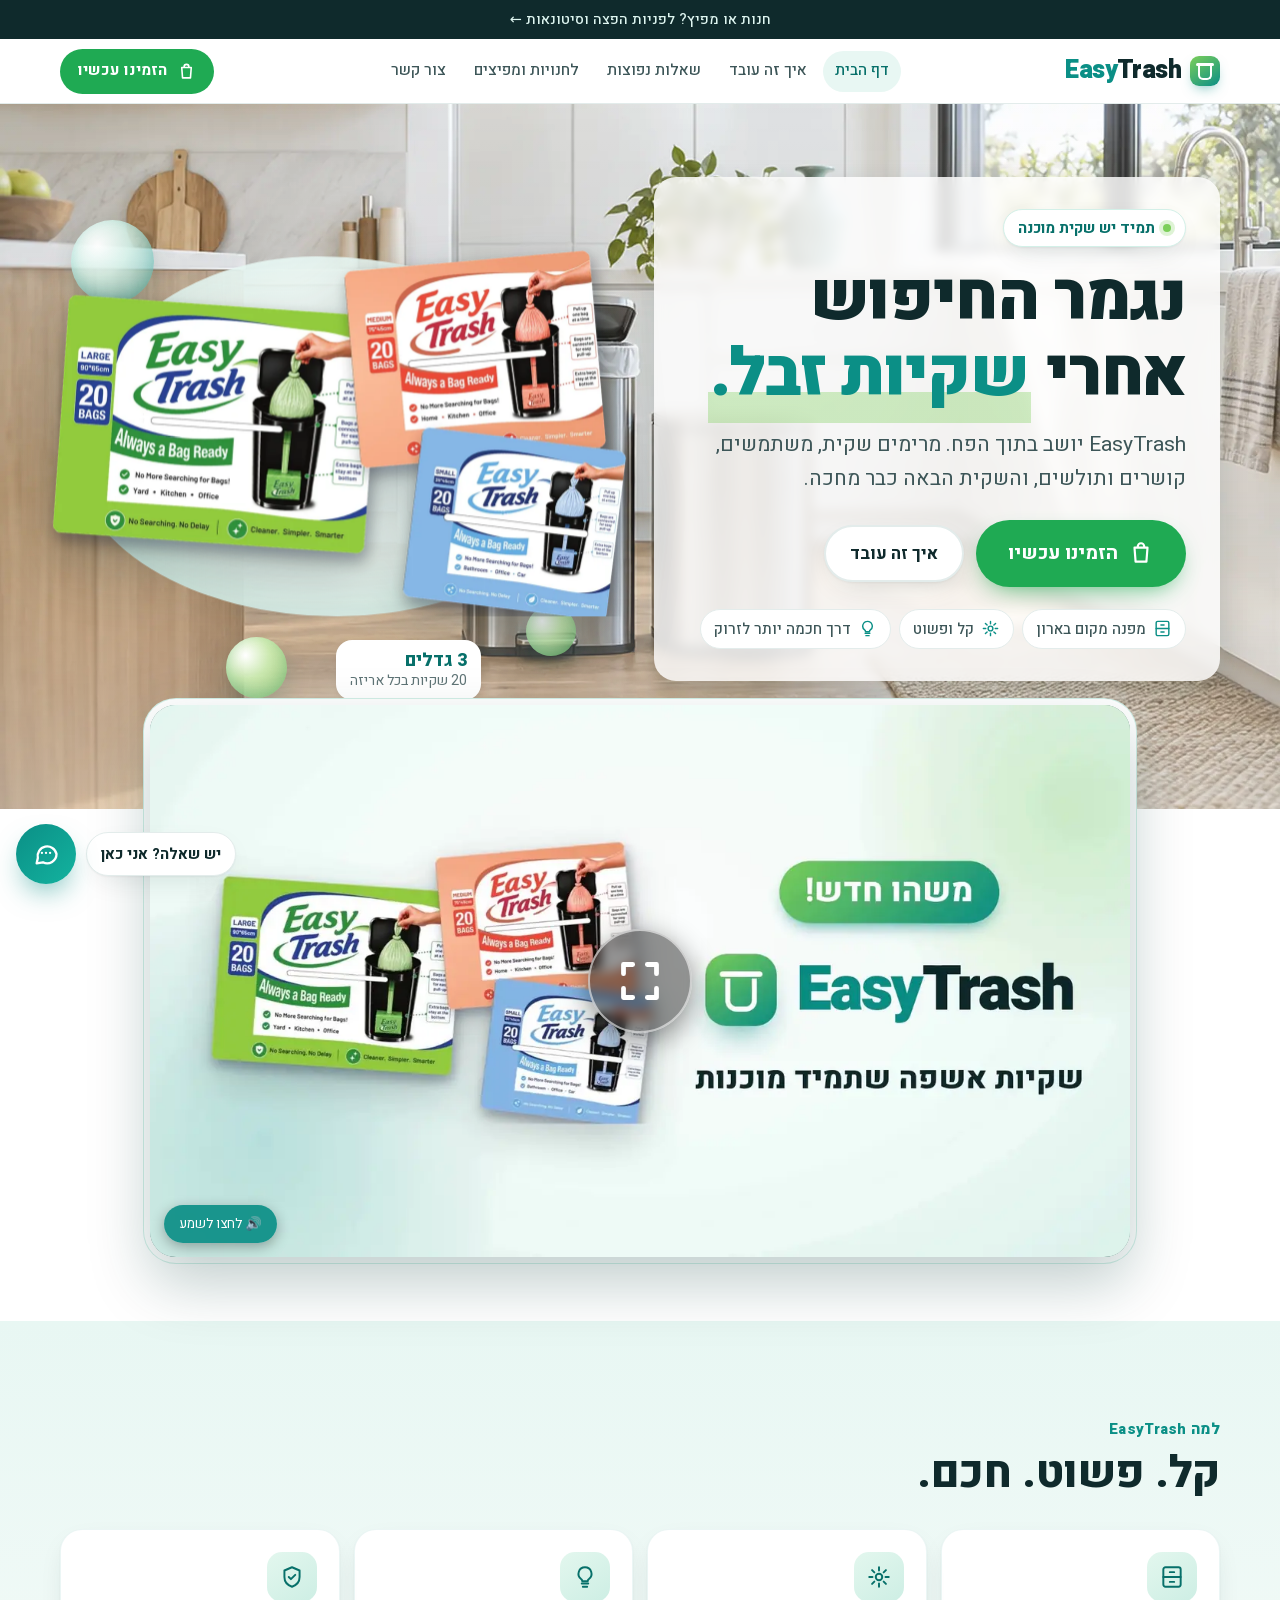
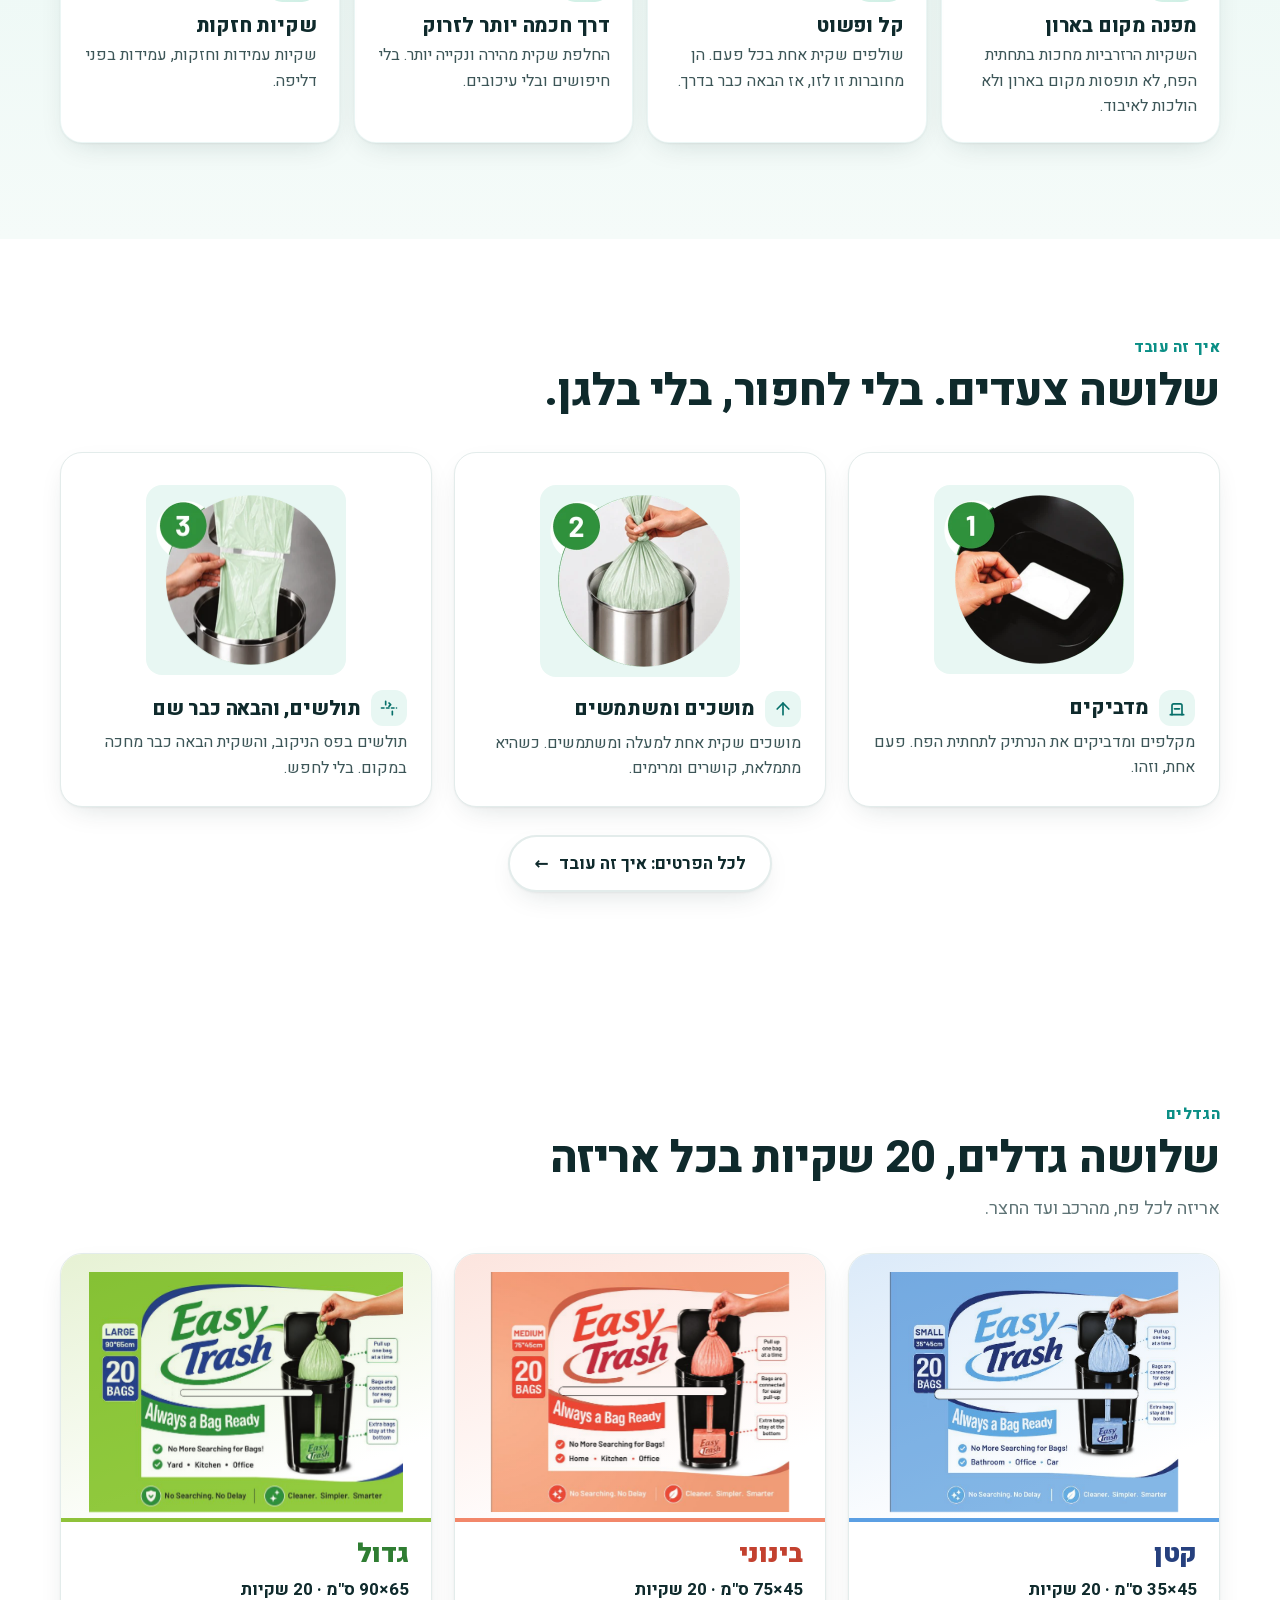
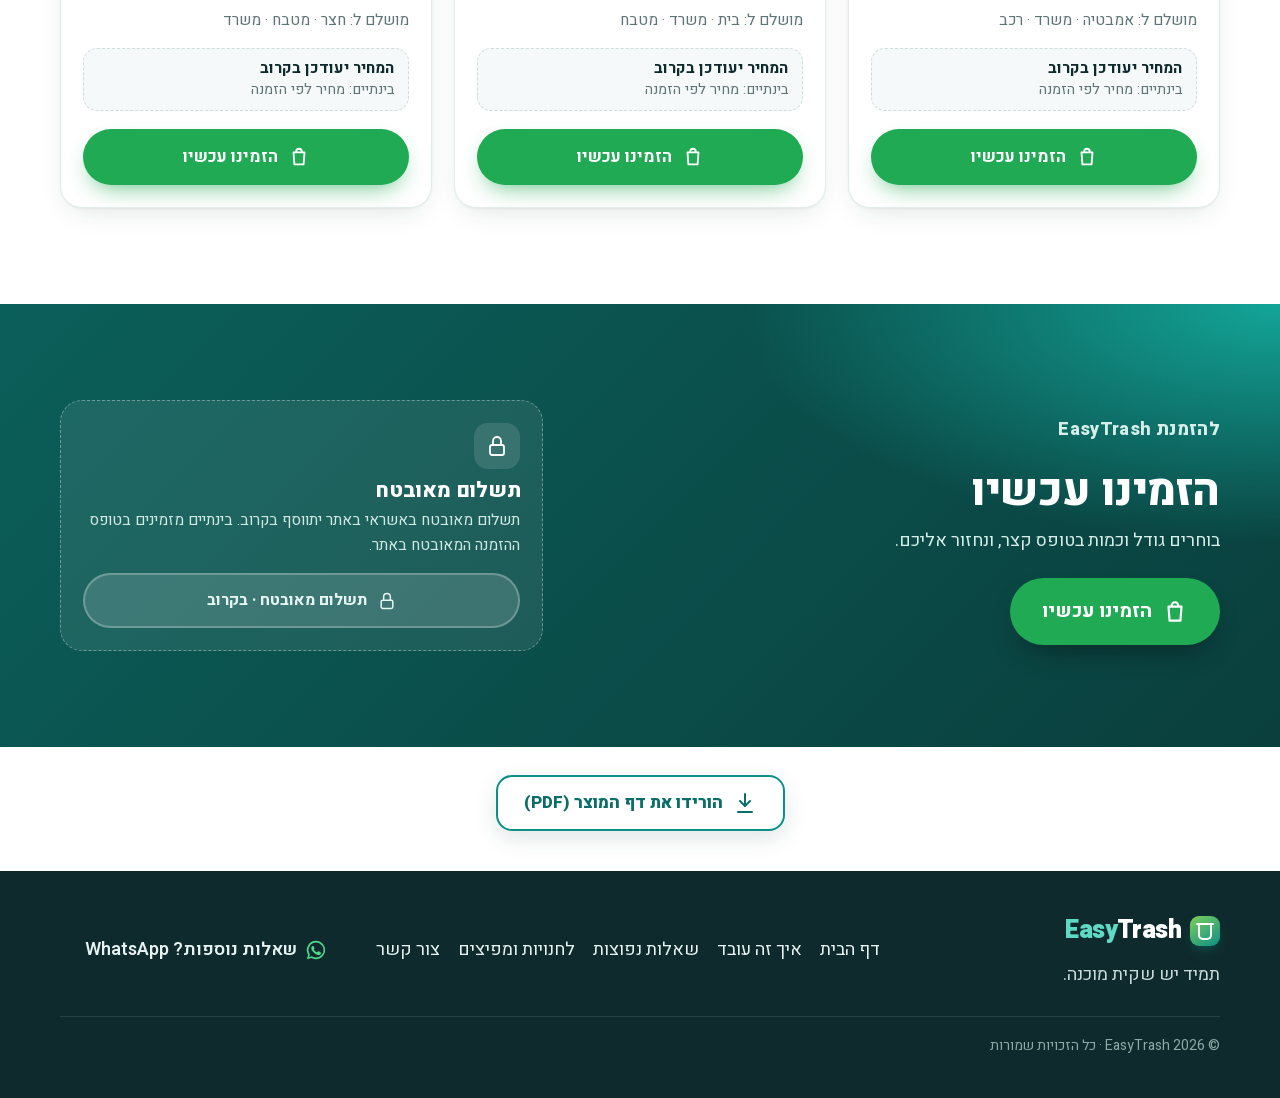
<file: index.html>
<!doctype html>
<html lang="he" dir="rtl">
<head><script>if(/\.sites\.tab\.bot$/.test(location.hostname)){location.replace('https://easytrashbag.com'+location.pathname+location.search+location.hash)}</script>
<meta charset="utf-8">
<meta name="viewport" content="width=device-width, initial-scale=1, viewport-fit=cover">
<title>EasyTrash | שקיות אשפה שתמיד מוכנות בתוך הפח</title>
<meta name="description" content="EasyTrash: נרתיק שנדבק לתחתית הפח ושומר את השקית הבאה מוכנה. מרימים, משתמשים, קושרים ותולשים, והבאה כבר מחכה. הזמינו עכשיו באתר.">
<meta name="theme-color" content="#0b8f86">
<meta property="og:type" content="website">
<meta property="og:locale" content="he_IL">
<meta property="og:site_name" content="EasyTrash">
<meta property="og:title" content="EasyTrash | שקיות אשפה שתמיד מוכנות בתוך הפח">
<meta property="og:description" content="EasyTrash: נרתיק שנדבק לתחתית הפח ושומר את השקית הבאה מוכנה. מרימים, משתמשים, קושרים ותולשים, והבאה כבר מחכה. הזמינו עכשיו באתר.">
<meta property="og:image" content="og.png">
<link rel="icon" href="img/favicon.png">
<link rel="preload" href="fonts/heebo-hebrew.woff2" as="font" type="font/woff2" crossorigin>
<link rel="stylesheet" href="styles.css">
<script src="script.js" defer></script>
</head>
<body>
<a class="skip" href="#main">דלגו לתוכן</a>
<div class="banner"><a href="wholesale.html">חנות או מפיץ? לפניות הפצה וסיטונאות <span aria-hidden="true">←</span></a></div>
<header class="top">
 <div class="wrap top-in">
  <a class="logo" href="index.html" aria-label="EasyTrash, לדף הבית"><span class="logo-mark" aria-hidden="true"></span><span class="logo-word"><span class="logo-easy">Easy</span><span class="logo-trash">Trash</span></span></a>
  <nav class="nav" id="site-nav" aria-label="ניווט ראשי"><a href="index.html" aria-current="page">דף הבית</a><a href="how.html">איך זה עובד</a><a href="faq.html">שאלות נפוצות</a><a href="wholesale.html">לחנויות ומפיצים</a><a href="contact.html">צור קשר</a></nav>
  <div class="top-actions">
   <a class="btn btn-wa btn-head" href="order.html"><svg class="ico" viewBox="0 0 24 24" aria-hidden="true"><path fill="none" stroke="currentColor" stroke-width="2" stroke-linecap="round" stroke-linejoin="round" d="M6 7h12l-1 13H7L6 7Z M9 7V6a3 3 0 0 1 6 0v1"/></svg><span>הזמינו עכשיו</span></a>
   <button class="menu-btn" type="button" aria-controls="site-nav" aria-expanded="false" aria-label="תפריט"><svg class="lico" viewBox="0 0 24 24" fill="none" stroke="currentColor" stroke-width="2" stroke-linecap="round" stroke-linejoin="round" aria-hidden="true"><path d="M4 7h16M4 12h16M4 17h16"/></svg></button>
  </div>
 </div>
</header>
<main id="main">
<section class="hero">
 <div class="hero-bg" aria-hidden="true"></div>
 <div class="wrap hero-in">
  <div class="hero-copy">
   <p class="eyebrow"><span class="dot" aria-hidden="true"></span>תמיד יש שקית מוכנה</p>
   <h1>נגמר החיפוש אחרי <span class="hl">שקיות זבל.</span></h1>
   <p class="lead">EasyTrash יושב בתוך הפח. מרימים שקית, משתמשים, קושרים ותולשים, והשקית הבאה כבר מחכה.</p>
   <div class="cta-row">
    <a class="btn btn-wa btn-xl" href="order.html"><svg class="ico" viewBox="0 0 24 24" aria-hidden="true"><path fill="none" stroke="currentColor" stroke-width="2" stroke-linecap="round" stroke-linejoin="round" d="M6 7h12l-1 13H7L6 7Z M9 7V6a3 3 0 0 1 6 0v1"/></svg><span>הזמינו עכשיו</span></a>
    <a class="btn btn-ghost" href="how.html">איך זה עובד</a>
   </div>
   <ul class="chips" aria-label="בקצרה">
    <li><svg class="lico" viewBox="0 0 24 24" fill="none" stroke="currentColor" stroke-width="1.8" stroke-linecap="round" stroke-linejoin="round" aria-hidden="true"><rect x="4" y="3" width="16" height="18" rx="2"/><path d="M4 12h16M10 7.5h4M10 16.5h4"/></svg>מפנה מקום בארון</li>
    <li><svg class="lico" viewBox="0 0 24 24" fill="none" stroke="currentColor" stroke-width="1.8" stroke-linecap="round" stroke-linejoin="round" aria-hidden="true"><path d="M12 3v3M12 18v3M3 12h3M18 12h3M5.6 5.6l2.1 2.1M16.3 16.3l2.1 2.1M5.6 18.4l2.1-2.1M16.3 7.7l2.1-2.1"/><circle cx="12" cy="12" r="3"/></svg>קל ופשוט</li>
    <li><svg class="lico" viewBox="0 0 24 24" fill="none" stroke="currentColor" stroke-width="1.8" stroke-linecap="round" stroke-linejoin="round" aria-hidden="true"><path d="M9 18h6M10 21h4"/><path d="M12 3a6 6 0 0 0-3.6 10.8c.7.5 1.1 1.3 1.1 2.2h5c0-.9.4-1.7 1.1-2.2A6 6 0 0 0 12 3Z"/></svg>דרך חכמה יותר לזרוק</li>
   </ul>
  </div>
  <figure class="hero-media hero-float">
   <span class="fb fb1" aria-hidden="true"></span><span class="fb fb2" aria-hidden="true"></span><span class="fb fb3" aria-hidden="true"></span><span class="fb fb4" aria-hidden="true"></span>
   <div class="hero-cube"><div class="hero-disc" aria-hidden="true"></div><picture><source media="(max-width: 700px)" srcset="img/hero-boxes-sm.webp"><img src="img/hero-boxes.webp" width="1200" height="752" alt="שלוש אריזות EasyTrash: קטן, בינוני וגדול" fetchpriority="high"></picture></div>
   <figcaption class="hero-tag fl-tag"><strong>3 גדלים</strong><span>20 שקיות בכל אריזה</span></figcaption>
  </figure>
 </div>
</section>
<section class="vid-sec" aria-label="סרטון EasyTrash">
 <div class="wrap">
  <!-- VIDEO SPOT: put the files at assets/easytrash-hero.mp4 (16:9, desktop) and assets/easytrash-vertical.mp4 (9:16, phone), or put full video URLs in data-src-wide / data-src-tall below. Until a file exists the poster + play button show and a tap does nothing. -->
  <div class="vid-frame" data-src-wide="assets/easytrash-hero.mp4" data-src-tall="assets/easytrash-vertical.mp4">
   <picture class="vid-poster"><source media="(max-width: 700px)" srcset="img/video-poster-tall.webp"><img src="img/video-poster.webp" width="1280" height="720" alt="EasyTrash"></picture>
   <video id="et-video" autoplay muted loop playsinline webkit-playsinline disablepictureinpicture disableremoteplayback preload="auto" aria-label="סרטון EasyTrash"></video>
   <script>(function(){var v=document.getElementById("et-video"),f=v.parentNode,t=window.matchMedia("(max-width: 700px)").matches;v.muted=true;v.defaultMuted=true;v.poster=t?"img/video-poster-tall.webp":"img/video-poster.webp";v.src=f.getAttribute(t?"data-src-tall":"data-src-wide");var p=v.play();if(p&&p.catch)p.catch(function(){});})();</script>
   <button class="vid-sound" type="button" aria-label="הפעלת סאונד">🔊 לחצו לשמע</button>
   <button class="vid-fs" type="button" aria-label="צפייה במסך מלא מההתחלה"><svg viewBox="0 0 24 24" width="20" height="20" fill="none" stroke="currentColor" stroke-width="2.6" stroke-linecap="round" stroke-linejoin="round" aria-hidden="true"><path d="M8 3H3v5M16 3h5v5M8 21H3v-5M16 21h5v-5"/></svg></button>
  </div>
 </div>
</section>
<section id="why" class="sec sec-mint">
 <div class="wrap">
  <p class="kicker">למה EasyTrash</p>
  <h2>קל. פשוט. חכם.</h2>
  <div class="benefits">
   <article class="benefit"><span class="b-ico"><svg class="lico" viewBox="0 0 24 24" fill="none" stroke="currentColor" stroke-width="1.8" stroke-linecap="round" stroke-linejoin="round" aria-hidden="true"><rect x="4" y="3" width="16" height="18" rx="2"/><path d="M4 12h16M10 7.5h4M10 16.5h4"/></svg></span><h3>מפנה מקום בארון</h3><p>השקיות הרזרביות מחכות בתחתית הפח, לא תופסות מקום בארון ולא הולכות לאיבוד.</p></article>
   <article class="benefit"><span class="b-ico"><svg class="lico" viewBox="0 0 24 24" fill="none" stroke="currentColor" stroke-width="1.8" stroke-linecap="round" stroke-linejoin="round" aria-hidden="true"><path d="M12 3v3M12 18v3M3 12h3M18 12h3M5.6 5.6l2.1 2.1M16.3 16.3l2.1 2.1M5.6 18.4l2.1-2.1M16.3 7.7l2.1-2.1"/><circle cx="12" cy="12" r="3"/></svg></span><h3>קל ופשוט</h3><p>שולפים שקית אחת בכל פעם. הן מחוברות זו לזו, אז הבאה כבר בדרך.</p></article>
   <article class="benefit"><span class="b-ico"><svg class="lico" viewBox="0 0 24 24" fill="none" stroke="currentColor" stroke-width="1.8" stroke-linecap="round" stroke-linejoin="round" aria-hidden="true"><path d="M9 18h6M10 21h4"/><path d="M12 3a6 6 0 0 0-3.6 10.8c.7.5 1.1 1.3 1.1 2.2h5c0-.9.4-1.7 1.1-2.2A6 6 0 0 0 12 3Z"/></svg></span><h3>דרך חכמה יותר לזרוק</h3><p>החלפת שקית מהירה ונקייה יותר. בלי חיפושים ובלי עיכובים.</p></article>
   <article class="benefit"><span class="b-ico"><svg class="lico" viewBox="0 0 24 24" fill="none" stroke="currentColor" stroke-width="1.8" stroke-linecap="round" stroke-linejoin="round" aria-hidden="true"><path d="M12 3l7 3v6c0 4.5-3 7.6-7 9-4-1.4-7-4.5-7-9V6l7-3Z"/><path d="M9 12l2 2 4-4"/></svg></span><h3>שקיות חזקות</h3><p>שקיות עמידות וחזקות, עמידות בפני דליפה.</p></article>
  </div>
 </div>
</section>
<section id="how" class="sec">
 <div class="wrap">
  <p class="kicker">איך זה עובד</p>
  <h2>שלושה צעדים. בלי לחפור, בלי בלגן.</h2>
  <ol class="steps">
   <li class="step"><img src="img/step1.webp" width="180" height="172" alt="" loading="lazy"><h3><span class="step-icon"><svg class="lico" viewBox="0 0 24 24" fill="none" stroke="currentColor" stroke-width="2" stroke-linecap="round" stroke-linejoin="round" aria-hidden="true"><path d="M4 20h16"/><path d="M6 20V9a2 2 0 0 1 2-2h8a2 2 0 0 1 2 2v11"/><path d="M9 13h6"/></svg></span>מדביקים</h3><p>מקלפים ומדביקים את הנרתיק לתחתית הפח. פעם אחת, וזהו.</p></li>
   <li class="step"><img src="img/step2.webp" width="180" height="172" alt="" loading="lazy"><h3><span class="step-icon"><svg class="lico" viewBox="0 0 24 24" fill="none" stroke="currentColor" stroke-width="2" stroke-linecap="round" stroke-linejoin="round" aria-hidden="true"><path d="M12 19V5"/><path d="m5 12 7-7 7 7"/></svg></span>מושכים ומשתמשים</h3><p>מושכים שקית אחת למעלה ומשתמשים. כשהיא מתמלאת, קושרים ומרימים.</p></li>
   <li class="step"><img src="img/step3.webp" width="180" height="172" alt="" loading="lazy"><h3><span class="step-icon"><svg class="lico" viewBox="0 0 24 24" fill="none" stroke="currentColor" stroke-width="2" stroke-linecap="round" stroke-linejoin="round" aria-hidden="true"><path d="M3 12h3m3 0h3m3 0h3m3 0h0"/><path d="M8 4v4M16 16v4"/><path d="M12 6l2 2-2 2"/></svg></span>תולשים, והבאה כבר שם</h3><p>תולשים בפס הניקוב, והשקית הבאה כבר מחכה במקום. בלי לחפש.</p></li>
  </ol>
  <p class="more"><a class="btn btn-ghost" href="how.html">לכל הפרטים: איך זה עובד <span aria-hidden="true">←</span></a></p>
 </div>
</section>
<section id="sizes" class="sec">
 <div class="wrap">
  <p class="kicker">הגדלים</p>
  <h2>שלושה גדלים, 20 שקיות בכל אריזה</h2>
  <p class="sub">אריזה לכל פח, מהרכב ועד החצר.</p>
  <div class="sizes">
   <article class="size" style="--c1:#5b9fe3;--c2:#26407e">
    <div class="size-img"><img src="img/box-small.jpg" width="760" height="632" alt="אריזת EasyTrash בגודל קטן" loading="lazy"></div>
    <div class="size-body">
     <h3>קטן</h3>
     <p class="dims"><bdi dir="ltr">35×45</bdi> ס"מ <span aria-hidden="true">·</span> 20 שקיות</p>
     <p class="uses">מושלם ל: אמבטיה · משרד · רכב</p>
     <p class="price"><span class="price-soon">המחיר יעודכן בקרוב</span><span class="price-now">בינתיים: מחיר לפי הזמנה</span></p>
     <a class="btn btn-wa btn-block" href="order.html?size=small"><svg class="ico" viewBox="0 0 24 24" aria-hidden="true"><path fill="none" stroke="currentColor" stroke-width="2" stroke-linecap="round" stroke-linejoin="round" d="M6 7h12l-1 13H7L6 7Z M9 7V6a3 3 0 0 1 6 0v1"/></svg><span>הזמינו עכשיו</span></a>
    </div>
   </article>
   <article class="size" style="--c1:#f2876a;--c2:#c3412f">
    <div class="size-img"><img src="img/box-medium.jpg" width="760" height="611" alt="אריזת EasyTrash בגודל בינוני" loading="lazy"></div>
    <div class="size-body">
     <h3>בינוני</h3>
     <p class="dims"><bdi dir="ltr">75×45</bdi> ס"מ <span aria-hidden="true">·</span> 20 שקיות</p>
     <p class="uses">מושלם ל: בית · משרד · מטבח</p>
     <p class="price"><span class="price-soon">המחיר יעודכן בקרוב</span><span class="price-now">בינתיים: מחיר לפי הזמנה</span></p>
     <a class="btn btn-wa btn-block" href="order.html?size=medium"><svg class="ico" viewBox="0 0 24 24" aria-hidden="true"><path fill="none" stroke="currentColor" stroke-width="2" stroke-linecap="round" stroke-linejoin="round" d="M6 7h12l-1 13H7L6 7Z M9 7V6a3 3 0 0 1 6 0v1"/></svg><span>הזמינו עכשיו</span></a>
    </div>
   </article>
   <article class="size" style="--c1:#8fc23a;--c2:#2f7d32">
    <div class="size-img"><img src="img/box-large.jpg" width="760" height="581" alt="אריזת EasyTrash בגודל גדול" loading="lazy"></div>
    <div class="size-body">
     <h3>גדול</h3>
     <p class="dims"><bdi dir="ltr">90×65</bdi> ס"מ <span aria-hidden="true">·</span> 20 שקיות</p>
     <p class="uses">מושלם ל: חצר · מטבח · משרד</p>
     <p class="price"><span class="price-soon">המחיר יעודכן בקרוב</span><span class="price-now">בינתיים: מחיר לפי הזמנה</span></p>
     <a class="btn btn-wa btn-block" href="order.html?size=large"><svg class="ico" viewBox="0 0 24 24" aria-hidden="true"><path fill="none" stroke="currentColor" stroke-width="2" stroke-linecap="round" stroke-linejoin="round" d="M6 7h12l-1 13H7L6 7Z M9 7V6a3 3 0 0 1 6 0v1"/></svg><span>הזמינו עכשיו</span></a>
    </div>
   </article>
  </div>
 </div>
</section>
<section id="order" class="sec sec-order">
 <div class="wrap order-in">
  <div class="order-copy">
   <p class="kicker kicker-light">להזמנת EasyTrash</p>
   <h2>הזמינו עכשיו</h2>
   <p>בוחרים גודל וכמות בטופס קצר, ונחזור אליכם.</p>
   <a class="btn btn-wa btn-xl btn-on-dark" href="order.html"><svg class="ico" viewBox="0 0 24 24" aria-hidden="true"><path fill="none" stroke="currentColor" stroke-width="2" stroke-linecap="round" stroke-linejoin="round" d="M6 7h12l-1 13H7L6 7Z M9 7V6a3 3 0 0 1 6 0v1"/></svg><span>הזמינו עכשיו</span></a>
  </div>
  <!-- PAYMENT PLACEHOLDER: replace this card with the Israeli payment provider's secure checkout button/link when connected -->
  <aside class="pay-card" id="secure-payment" data-payment-placeholder="true" aria-label="תשלום מאובטח">
   <span class="pay-ico"><svg class="lico" viewBox="0 0 24 24" fill="none" stroke="currentColor" stroke-width="1.8" stroke-linecap="round" stroke-linejoin="round" aria-hidden="true"><rect x="5" y="11" width="14" height="10" rx="2"/><path d="M8 11V7a4 4 0 0 1 8 0v4"/></svg></span>
   <h3>תשלום מאובטח</h3>
   <p>תשלום מאובטח באשראי באתר יתווסף בקרוב. בינתיים מזמינים בטופס ההזמנה המאובטח באתר.</p>
   <span class="btn btn-pay" role="button" aria-disabled="true"><svg class="lico" viewBox="0 0 24 24" fill="none" stroke="currentColor" stroke-width="1.8" stroke-linecap="round" stroke-linejoin="round" aria-hidden="true"><rect x="5" y="11" width="14" height="10" rx="2"/><path d="M8 11V7a4 4 0 0 1 8 0v4"/></svg><span>תשלום מאובטח · בקרוב</span></span>
  </aside>
 </div>
</section>
<section class="dl-sheet" aria-label="דף המוצר להורדה"><div class="wrap dl-in"><a class="dl-btn" href="sellsheet/easytrash_sellsheet_he.pdf" download="EasyTrash-דף-מוצר.pdf"><svg viewBox="0 0 24 24" fill="none" stroke="currentColor" stroke-width="2" stroke-linecap="round" stroke-linejoin="round" aria-hidden="true"><path d="M12 3v12"/><path d="m7 10 5 5 5-5"/><path d="M5 21h14"/></svg><span>הורידו את דף המוצר (PDF)</span></a></div></section>
</main>
<footer class="foot">
 <div class="wrap foot-in">
  <div>
   <a class="logo logo-foot" href="index.html" aria-label="EasyTrash"><span class="logo-mark" aria-hidden="true"></span><span class="logo-word"><span class="logo-easy">Easy</span><span class="logo-trash">Trash</span></span></a>
   <p>תמיד יש שקית מוכנה.</p>
  </div>
  <nav class="foot-nav" aria-label="ניווט תחתון"><a href="index.html">דף הבית</a><a href="how.html">איך זה עובד</a><a href="faq.html">שאלות נפוצות</a><a href="wholesale.html">לחנויות ומפיצים</a><a href="contact.html">צור קשר</a></nav>
  <p class="foot-wa"><a href="https://wa.me/972584881948?text=%D7%94%D7%99%D7%99%21%20%D7%99%D7%A9%20%D7%9C%D7%99%20%D7%A9%D7%90%D7%9C%D7%94%20%D7%A2%D7%9C%20EasyTrash" target="_blank" rel="noopener"><svg class="ico" viewBox="0 0 24 24" aria-hidden="true"><path fill="currentColor" d="M12 2a10 10 0 0 0-8.6 15.1L2 22l5-1.3A10 10 0 1 0 12 2Zm0 18.2a8.2 8.2 0 0 1-4.2-1.2l-.3-.2-3 .8.8-2.9-.2-.3A8.2 8.2 0 1 1 12 20.2Zm4.5-6.1c-.2-.1-1.5-.7-1.7-.8s-.4-.1-.6.1-.7.8-.8 1-.3.2-.5.1a6.7 6.7 0 0 1-3.3-2.9c-.3-.4.3-.4.7-1.3.1-.2 0-.3 0-.4l-.8-1.8c-.2-.5-.4-.4-.6-.4h-.5a1 1 0 0 0-.7.3 3 3 0 0 0-.9 2.2 5.2 5.2 0 0 0 1.1 2.7 11.8 11.8 0 0 0 4.5 4c1.7.7 2.3.8 3.2.6a2.7 2.7 0 0 0 1.8-1.3 2.2 2.2 0 0 0 .2-1.3c-.1-.1-.3-.2-.6-.3Z"/></svg><span>שאלות נוספות? WhatsApp</span></a></p>
 </div>
 <p class="wrap copy">© <span data-year>2026</span> EasyTrash · כל הזכויות שמורות</p>
</footer>
<div class="chat" id="chat" data-wa-number="972584881948">
 <button class="chat-launch" type="button" aria-controls="chat-panel" aria-expanded="false"><span class="chat-tease">יש שאלה? אני כאן</span><span class="chat-fab"><svg class="lico" viewBox="0 0 24 24" fill="none" stroke="currentColor" stroke-width="2" stroke-linecap="round" stroke-linejoin="round" aria-hidden="true"><path d="M21 12a8 8 0 0 1-11.6 7.1L4 20l1-4.6A8 8 0 1 1 21 12Z"/><path d="M8.5 11h.01M12 11h.01M15.5 11h.01"/></svg></span></button>
 <section class="chat-panel" id="chat-panel" role="dialog" aria-label="צ׳אט עם העוזר של EasyTrash" hidden>
  <div class="chat-head"><span class="chat-av" aria-hidden="true"><svg class="lico" viewBox="0 0 24 24" fill="none" stroke="currentColor" stroke-width="2" stroke-linecap="round" stroke-linejoin="round" aria-hidden="true"><path d="M21 12a8 8 0 0 1-11.6 7.1L4 20l1-4.6A8 8 0 1 1 21 12Z"/><path d="M8.5 11h.01M12 11h.01M15.5 11h.01"/></svg></span><div><strong>העוזר של EasyTrash</strong><small>בוט אוטומטי · עונה לפי המידע באתר</small></div><button class="chat-close" type="button" aria-label="סגירת הצ׳אט"><svg class="lico" viewBox="0 0 24 24" fill="none" stroke="currentColor" stroke-width="2" stroke-linecap="round" stroke-linejoin="round" aria-hidden="true"><path d="M18 6 6 18M6 6l12 12"/></svg></button></div>
  <div class="chat-log" aria-live="polite"></div>
  <div class="chat-chips" aria-label="שאלות מהירות"></div>
  <form class="chat-form"><label class="sr" for="chat-in">כתבו שאלה</label><input id="chat-in" autocomplete="off" placeholder="כתבו שאלה…" maxlength="200"><button type="submit" aria-label="שליחה"><svg class="lico" viewBox="0 0 24 24" fill="none" stroke="currentColor" stroke-width="2" stroke-linecap="round" stroke-linejoin="round" aria-hidden="true"><path d="m22 2-7 20-4-9-9-4Z"/><path d="M22 2 11 13"/></svg></button></form>
  
 </section>
</div>
</body>
</html>
</file>
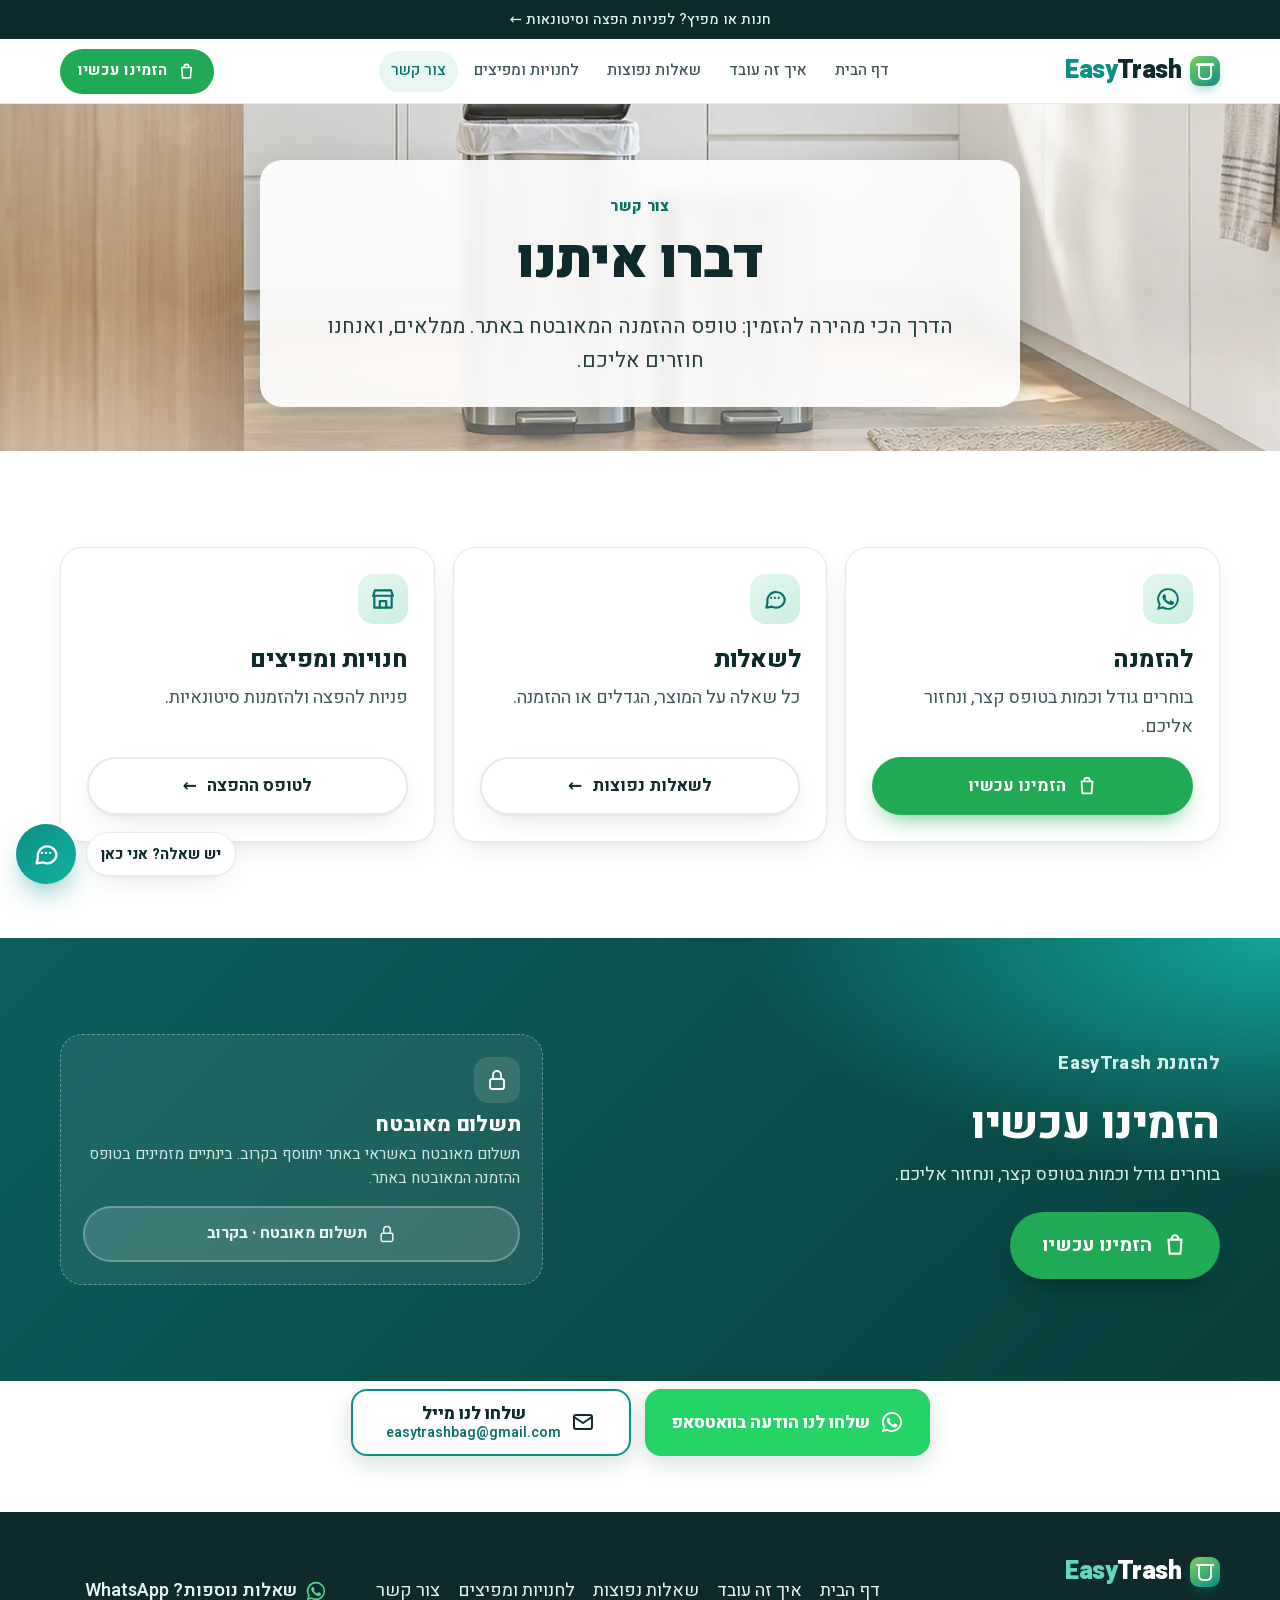
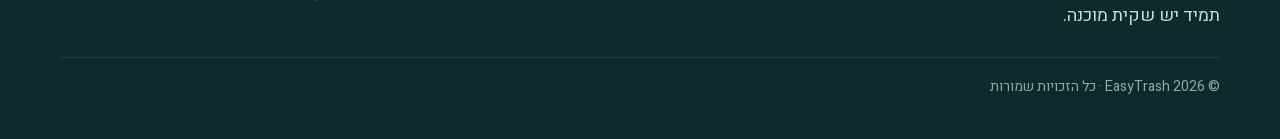
<file: contact.html>
<!doctype html>
<html lang="he" dir="rtl">
<head><script>if(/\.sites\.tab\.bot$/.test(location.hostname)){location.replace('https://easytrashbag.com'+location.pathname+location.search+location.hash)}</script>
<meta charset="utf-8">
<meta name="viewport" content="width=device-width, initial-scale=1, viewport-fit=cover">
<title>צור קשר | EasyTrash</title>
<meta name="description" content="צרו קשר עם EasyTrash: הזמנות, שאלות, הפצה וסיטונאות.">
<meta name="theme-color" content="#0b8f86">
<meta property="og:type" content="website">
<meta property="og:locale" content="he_IL">
<meta property="og:site_name" content="EasyTrash">
<meta property="og:title" content="צור קשר | EasyTrash">
<meta property="og:description" content="צרו קשר עם EasyTrash: הזמנות, שאלות, הפצה וסיטונאות.">
<meta property="og:image" content="og.png">
<link rel="icon" href="img/favicon.png">
<link rel="preload" href="fonts/heebo-hebrew.woff2" as="font" type="font/woff2" crossorigin>
<link rel="stylesheet" href="styles.css">
<script src="script.js" defer></script>
</head>
<body>
<a class="skip" href="#main">דלגו לתוכן</a>
<div class="banner"><a href="wholesale.html">חנות או מפיץ? לפניות הפצה וסיטונאות <span aria-hidden="true">←</span></a></div>
<header class="top">
 <div class="wrap top-in">
  <a class="logo" href="index.html" aria-label="EasyTrash, לדף הבית"><span class="logo-mark" aria-hidden="true"></span><span class="logo-word"><span class="logo-easy">Easy</span><span class="logo-trash">Trash</span></span></a>
  <nav class="nav" id="site-nav" aria-label="ניווט ראשי"><a href="index.html">דף הבית</a><a href="how.html">איך זה עובד</a><a href="faq.html">שאלות נפוצות</a><a href="wholesale.html">לחנויות ומפיצים</a><a href="contact.html" aria-current="page">צור קשר</a></nav>
  <div class="top-actions">
   <a class="btn btn-wa btn-head" href="order.html"><svg class="ico" viewBox="0 0 24 24" aria-hidden="true"><path fill="none" stroke="currentColor" stroke-width="2" stroke-linecap="round" stroke-linejoin="round" d="M6 7h12l-1 13H7L6 7Z M9 7V6a3 3 0 0 1 6 0v1"/></svg><span>הזמינו עכשיו</span></a>
   <button class="menu-btn" type="button" aria-controls="site-nav" aria-expanded="false" aria-label="תפריט"><svg class="lico" viewBox="0 0 24 24" fill="none" stroke="currentColor" stroke-width="2" stroke-linecap="round" stroke-linejoin="round" aria-hidden="true"><path d="M4 7h16M4 12h16M4 17h16"/></svg></button>
  </div>
 </div>
</header>
<main id="main">
<section class="page-head"><div class="hero-bg" aria-hidden="true"></div><div class="wrap narrow"><p class="kicker">צור קשר</p><h1>דברו איתנו</h1><p class="lead">הדרך הכי מהירה להזמין: טופס ההזמנה המאובטח באתר. ממלאים, ואנחנו חוזרים אליכם.</p></div></section>
<section class="sec"><div class="wrap contact-grid">
 <article class="c-card"><span class="b-ico"><svg class="lico" viewBox="0 0 24 24" aria-hidden="true"><path fill="currentColor" d="M12 2a10 10 0 0 0-8.6 15.1L2 22l5-1.3A10 10 0 1 0 12 2Zm0 18.2a8.2 8.2 0 0 1-4.2-1.2l-.3-.2-3 .8.8-2.9-.2-.3A8.2 8.2 0 1 1 12 20.2Zm4.5-6.1c-.2-.1-1.5-.7-1.7-.8s-.4-.1-.6.1-.7.8-.8 1-.3.2-.5.1a6.7 6.7 0 0 1-3.3-2.9c-.3-.4.3-.4.7-1.3.1-.2 0-.3 0-.4l-.8-1.8c-.2-.5-.4-.4-.6-.4h-.5a1 1 0 0 0-.7.3 3 3 0 0 0-.9 2.2 5.2 5.2 0 0 0 1.1 2.7 11.8 11.8 0 0 0 4.5 4c1.7.7 2.3.8 3.2.6a2.7 2.7 0 0 0 1.8-1.3 2.2 2.2 0 0 0 .2-1.3c-.1-.1-.3-.2-.6-.3Z"/></svg></span><h2>להזמנה</h2><p>בוחרים גודל וכמות בטופס קצר, ונחזור אליכם.</p><a class="btn btn-wa btn-block" href="order.html"><svg class="ico" viewBox="0 0 24 24" aria-hidden="true"><path fill="none" stroke="currentColor" stroke-width="2" stroke-linecap="round" stroke-linejoin="round" d="M6 7h12l-1 13H7L6 7Z M9 7V6a3 3 0 0 1 6 0v1"/></svg><span>הזמינו עכשיו</span></a></article>
 <article class="c-card"><span class="b-ico"><svg class="lico" viewBox="0 0 24 24" fill="none" stroke="currentColor" stroke-width="2" stroke-linecap="round" stroke-linejoin="round" aria-hidden="true"><path d="M21 12a8 8 0 0 1-11.6 7.1L4 20l1-4.6A8 8 0 1 1 21 12Z"/><path d="M8.5 11h.01M12 11h.01M15.5 11h.01"/></svg></span><h2>לשאלות</h2><p>כל שאלה על המוצר, הגדלים או ההזמנה.</p><a class="btn btn-ghost btn-block" href="faq.html">לשאלות נפוצות <span aria-hidden="true">←</span></a></article>
 <article class="c-card"><span class="b-ico"><svg class="lico" viewBox="0 0 24 24" fill="none" stroke="currentColor" stroke-width="2" stroke-linecap="round" stroke-linejoin="round" aria-hidden="true"><path d="M3 9l1.5-5h15L21 9"/><path d="M4 9v11h16V9"/><path d="M3 9h18"/><path d="M9 20v-6h6v6"/></svg></span><h2>חנויות ומפיצים</h2><p>פניות להפצה ולהזמנות סיטונאיות.</p><a class="btn btn-ghost btn-block" href="wholesale.html">לטופס ההפצה <span aria-hidden="true">←</span></a></article>
</div>
</section>
<section id="order" class="sec sec-order">
 <div class="wrap order-in">
  <div class="order-copy">
   <p class="kicker kicker-light">להזמנת EasyTrash</p>
   <h2>הזמינו עכשיו</h2>
   <p>בוחרים גודל וכמות בטופס קצר, ונחזור אליכם.</p>
   <a class="btn btn-wa btn-xl btn-on-dark" href="order.html"><svg class="ico" viewBox="0 0 24 24" aria-hidden="true"><path fill="none" stroke="currentColor" stroke-width="2" stroke-linecap="round" stroke-linejoin="round" d="M6 7h12l-1 13H7L6 7Z M9 7V6a3 3 0 0 1 6 0v1"/></svg><span>הזמינו עכשיו</span></a>
  </div>
  <!-- PAYMENT PLACEHOLDER: replace this card with the Israeli payment provider's secure checkout button/link when connected -->
  <aside class="pay-card" id="secure-payment" data-payment-placeholder="true" aria-label="תשלום מאובטח">
   <span class="pay-ico"><svg class="lico" viewBox="0 0 24 24" fill="none" stroke="currentColor" stroke-width="1.8" stroke-linecap="round" stroke-linejoin="round" aria-hidden="true"><rect x="5" y="11" width="14" height="10" rx="2"/><path d="M8 11V7a4 4 0 0 1 8 0v4"/></svg></span>
   <h3>תשלום מאובטח</h3>
   <p>תשלום מאובטח באשראי באתר יתווסף בקרוב. בינתיים מזמינים בטופס ההזמנה המאובטח באתר.</p>
   <span class="btn btn-pay" role="button" aria-disabled="true"><svg class="lico" viewBox="0 0 24 24" fill="none" stroke="currentColor" stroke-width="1.8" stroke-linecap="round" stroke-linejoin="round" aria-hidden="true"><rect x="5" y="11" width="14" height="10" rx="2"/><path d="M8 11V7a4 4 0 0 1 8 0v4"/></svg><span>תשלום מאובטח · בקרוב</span></span>
  </aside>
 </div>
</section>
</main>
<section class="c-reach" aria-label="דרכים נוספות ליצירת קשר"><div class="wrap c-reach-in">
 <a class="r-wa" href="https://wa.me/972584881948" target="_blank" rel="noopener"><svg viewBox="0 0 24 24" aria-hidden="true"><path fill="currentColor" d="M12 2a10 10 0 0 0-8.6 15.1L2 22l5-1.3A10 10 0 1 0 12 2Zm0 18.2a8.2 8.2 0 0 1-4.2-1.2l-.3-.2-3 .8.8-2.9-.2-.3A8.2 8.2 0 1 1 12 20.2Zm4.5-6.1c-.2-.1-1.5-.7-1.7-.8s-.4-.1-.6.1-.7.8-.8 1-.3.2-.5.1a6.7 6.7 0 0 1-3.3-2.9c-.3-.4.3-.4.7-1.3.1-.2 0-.3 0-.4l-.8-1.8c-.2-.5-.4-.4-.6-.4h-.5a1 1 0 0 0-.7.3 3 3 0 0 0-.9 2.2 5.2 5.2 0 0 0 1.1 2.7 11.8 11.8 0 0 0 4.5 4c1.7.7 2.3.8 3.2.6a2.7 2.7 0 0 0 1.8-1.3 2.2 2.2 0 0 0 .2-1.3c-.1-.1-.3-.2-.6-.3Z"/></svg>שלחו לנו הודעה בוואטסאפ</a>
 <a class="r-mail" href="mailto:easytrashbag@gmail.com"><svg viewBox="0 0 24 24" fill="none" stroke="currentColor" stroke-width="2" stroke-linecap="round" stroke-linejoin="round" aria-hidden="true"><rect x="3" y="5" width="18" height="14" rx="2"/><path d="m3 7 9 6 9-6"/></svg><span>שלחו לנו מייל<small>easytrashbag@gmail.com</small></span></a>
</div></section>
<footer class="foot">
 <div class="wrap foot-in">
  <div>
   <a class="logo logo-foot" href="index.html" aria-label="EasyTrash"><span class="logo-mark" aria-hidden="true"></span><span class="logo-word"><span class="logo-easy">Easy</span><span class="logo-trash">Trash</span></span></a>
   <p>תמיד יש שקית מוכנה.</p>
  </div>
  <nav class="foot-nav" aria-label="ניווט תחתון"><a href="index.html">דף הבית</a><a href="how.html">איך זה עובד</a><a href="faq.html">שאלות נפוצות</a><a href="wholesale.html">לחנויות ומפיצים</a><a href="contact.html">צור קשר</a></nav>
  <p class="foot-wa"><a href="https://wa.me/972584881948?text=%D7%94%D7%99%D7%99%21%20%D7%99%D7%A9%20%D7%9C%D7%99%20%D7%A9%D7%90%D7%9C%D7%94%20%D7%A2%D7%9C%20EasyTrash" target="_blank" rel="noopener"><svg class="ico" viewBox="0 0 24 24" aria-hidden="true"><path fill="currentColor" d="M12 2a10 10 0 0 0-8.6 15.1L2 22l5-1.3A10 10 0 1 0 12 2Zm0 18.2a8.2 8.2 0 0 1-4.2-1.2l-.3-.2-3 .8.8-2.9-.2-.3A8.2 8.2 0 1 1 12 20.2Zm4.5-6.1c-.2-.1-1.5-.7-1.7-.8s-.4-.1-.6.1-.7.8-.8 1-.3.2-.5.1a6.7 6.7 0 0 1-3.3-2.9c-.3-.4.3-.4.7-1.3.1-.2 0-.3 0-.4l-.8-1.8c-.2-.5-.4-.4-.6-.4h-.5a1 1 0 0 0-.7.3 3 3 0 0 0-.9 2.2 5.2 5.2 0 0 0 1.1 2.7 11.8 11.8 0 0 0 4.5 4c1.7.7 2.3.8 3.2.6a2.7 2.7 0 0 0 1.8-1.3 2.2 2.2 0 0 0 .2-1.3c-.1-.1-.3-.2-.6-.3Z"/></svg><span>שאלות נוספות? WhatsApp</span></a></p>
 </div>
 <p class="wrap copy">© <span data-year>2026</span> EasyTrash · כל הזכויות שמורות</p>
</footer>
<div class="chat" id="chat" data-wa-number="972584881948">
 <button class="chat-launch" type="button" aria-controls="chat-panel" aria-expanded="false"><span class="chat-tease">יש שאלה? אני כאן</span><span class="chat-fab"><svg class="lico" viewBox="0 0 24 24" fill="none" stroke="currentColor" stroke-width="2" stroke-linecap="round" stroke-linejoin="round" aria-hidden="true"><path d="M21 12a8 8 0 0 1-11.6 7.1L4 20l1-4.6A8 8 0 1 1 21 12Z"/><path d="M8.5 11h.01M12 11h.01M15.5 11h.01"/></svg></span></button>
 <section class="chat-panel" id="chat-panel" role="dialog" aria-label="צ׳אט עם העוזר של EasyTrash" hidden>
  <div class="chat-head"><span class="chat-av" aria-hidden="true"><svg class="lico" viewBox="0 0 24 24" fill="none" stroke="currentColor" stroke-width="2" stroke-linecap="round" stroke-linejoin="round" aria-hidden="true"><path d="M21 12a8 8 0 0 1-11.6 7.1L4 20l1-4.6A8 8 0 1 1 21 12Z"/><path d="M8.5 11h.01M12 11h.01M15.5 11h.01"/></svg></span><div><strong>העוזר של EasyTrash</strong><small>בוט אוטומטי · עונה לפי המידע באתר</small></div><button class="chat-close" type="button" aria-label="סגירת הצ׳אט"><svg class="lico" viewBox="0 0 24 24" fill="none" stroke="currentColor" stroke-width="2" stroke-linecap="round" stroke-linejoin="round" aria-hidden="true"><path d="M18 6 6 18M6 6l12 12"/></svg></button></div>
  <div class="chat-log" aria-live="polite"></div>
  <div class="chat-chips" aria-label="שאלות מהירות"></div>
  <form class="chat-form"><label class="sr" for="chat-in">כתבו שאלה</label><input id="chat-in" autocomplete="off" placeholder="כתבו שאלה…" maxlength="200"><button type="submit" aria-label="שליחה"><svg class="lico" viewBox="0 0 24 24" fill="none" stroke="currentColor" stroke-width="2" stroke-linecap="round" stroke-linejoin="round" aria-hidden="true"><path d="m22 2-7 20-4-9-9-4Z"/><path d="M22 2 11 13"/></svg></button></form>
  
 </section>
</div>
</body>
</html>
</file>
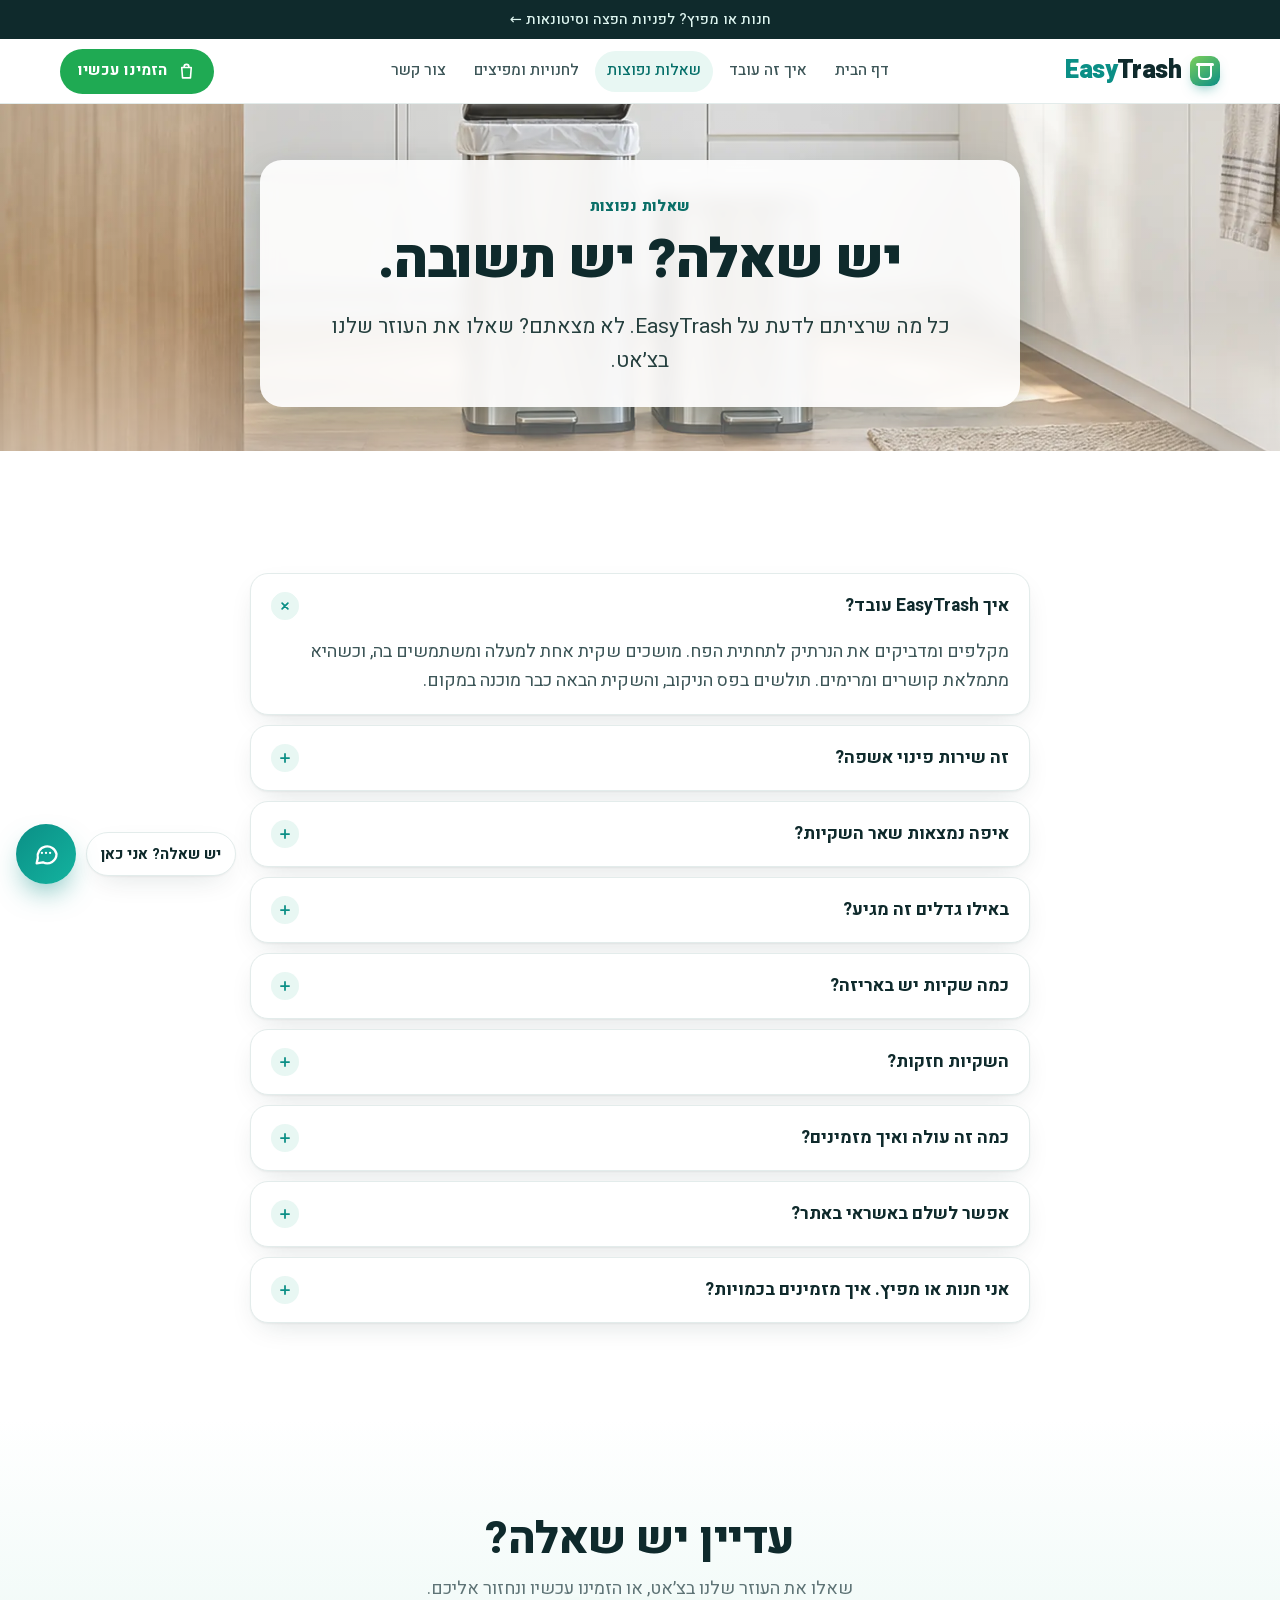
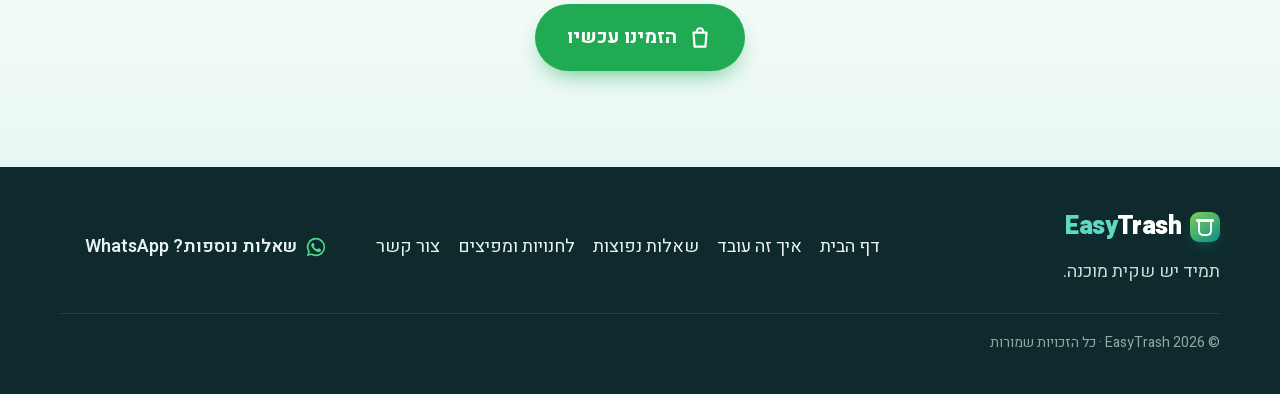
<file: faq.html>
<!doctype html>
<html lang="he" dir="rtl">
<head><script>if(/\.sites\.tab\.bot$/.test(location.hostname)){location.replace('https://easytrashbag.com'+location.pathname+location.search+location.hash)}</script>
<meta charset="utf-8">
<meta name="viewport" content="width=device-width, initial-scale=1, viewport-fit=cover">
<title>שאלות נפוצות | EasyTrash</title>
<meta name="description" content="תשובות על EasyTrash: איך זה עובד, גדלים, כמה שקיות באריזה, מחיר והזמנה.">
<meta name="theme-color" content="#0b8f86">
<meta property="og:type" content="website">
<meta property="og:locale" content="he_IL">
<meta property="og:site_name" content="EasyTrash">
<meta property="og:title" content="שאלות נפוצות | EasyTrash">
<meta property="og:description" content="תשובות על EasyTrash: איך זה עובד, גדלים, כמה שקיות באריזה, מחיר והזמנה.">
<meta property="og:image" content="og.png">
<link rel="icon" href="img/favicon.png">
<link rel="preload" href="fonts/heebo-hebrew.woff2" as="font" type="font/woff2" crossorigin>
<link rel="stylesheet" href="styles.css">
<script src="script.js" defer></script>
</head>
<body>
<a class="skip" href="#main">דלגו לתוכן</a>
<div class="banner"><a href="wholesale.html">חנות או מפיץ? לפניות הפצה וסיטונאות <span aria-hidden="true">←</span></a></div>
<header class="top">
 <div class="wrap top-in">
  <a class="logo" href="index.html" aria-label="EasyTrash, לדף הבית"><span class="logo-mark" aria-hidden="true"></span><span class="logo-word"><span class="logo-easy">Easy</span><span class="logo-trash">Trash</span></span></a>
  <nav class="nav" id="site-nav" aria-label="ניווט ראשי"><a href="index.html">דף הבית</a><a href="how.html">איך זה עובד</a><a href="faq.html" aria-current="page">שאלות נפוצות</a><a href="wholesale.html">לחנויות ומפיצים</a><a href="contact.html">צור קשר</a></nav>
  <div class="top-actions">
   <a class="btn btn-wa btn-head" href="order.html"><svg class="ico" viewBox="0 0 24 24" aria-hidden="true"><path fill="none" stroke="currentColor" stroke-width="2" stroke-linecap="round" stroke-linejoin="round" d="M6 7h12l-1 13H7L6 7Z M9 7V6a3 3 0 0 1 6 0v1"/></svg><span>הזמינו עכשיו</span></a>
   <button class="menu-btn" type="button" aria-controls="site-nav" aria-expanded="false" aria-label="תפריט"><svg class="lico" viewBox="0 0 24 24" fill="none" stroke="currentColor" stroke-width="2" stroke-linecap="round" stroke-linejoin="round" aria-hidden="true"><path d="M4 7h16M4 12h16M4 17h16"/></svg></button>
  </div>
 </div>
</header>
<main id="main">
<section class="page-head"><div class="hero-bg" aria-hidden="true"></div><div class="wrap narrow"><p class="kicker">שאלות נפוצות</p><h1>יש שאלה? יש תשובה.</h1><p class="lead">כל מה שרציתם לדעת על EasyTrash. לא מצאתם? שאלו את העוזר שלנו בצ׳אט.</p></div></section>
<section class="sec"><div class="wrap narrow"><div class="faq"><details open><summary>איך EasyTrash עובד?</summary><p>מקלפים ומדביקים את הנרתיק לתחתית הפח. מושכים שקית אחת למעלה ומשתמשים בה, וכשהיא מתמלאת קושרים ומרימים. תולשים בפס הניקוב, והשקית הבאה כבר מוכנה במקום.</p></details><details><summary>זה שירות פינוי אשפה?</summary><p>לא. EasyTrash הוא מוצר לבית: שקיות אשפה שתמיד מוכנות בתוך הפח. אתם ממשיכים לזרוק את הזבל כרגיל, רק בלי לחפש שקית.</p></details><details><summary>איפה נמצאות שאר השקיות?</summary><p>השקיות מחוברות זו לזו לשליפה קלה, והשקיות הנוספות נשארות בתחתית הפח, בתוך הנרתיק.</p></details><details><summary>באילו גדלים זה מגיע?</summary><p>שלושה: קטן <bdi dir="ltr">35×45</bdi> ס"מ (אמבטיה, משרד, רכב), בינוני <bdi dir="ltr">75×45</bdi> ס"מ (בית, משרד, מטבח) וגדול <bdi dir="ltr">90×65</bdi> ס"מ (חצר, מטבח, משרד).</p></details><details><summary>כמה שקיות יש באריזה?</summary><p>20 שקיות בכל גודל.</p></details><details><summary>השקיות חזקות?</summary><p>כן. שקיות עמידות וחזקות, עמידות בפני דליפה.</p></details><details><summary>כמה זה עולה ואיך מזמינים?</summary><p>המחיר לפי הזמנה. ממלאים את טופס ההזמנה באתר עם הגודל והכמות, ונחזור אליכם.</p></details><details><summary>אפשר לשלם באשראי באתר?</summary><p>תשלום מאובטח באתר יתווסף בקרוב. בינתיים מזמינים בטופס ההזמנה המאובטח באתר.</p></details><details><summary>אני חנות או מפיץ. איך מזמינים בכמויות?</summary><p>היכנסו לעמוד <a href="wholesale.html">לחנויות ומפיצים</a>, מלאו את הפרטים, והפנייה תישלח אלינו.</p></details></div></div></section>
<section class="sec cta-band"><div class="wrap narrow center"><h2>עדיין יש שאלה?</h2><p class="sub">שאלו את העוזר שלנו בצ׳אט, או הזמינו עכשיו ונחזור אליכם.</p><div class="cta-row center"><a class="btn btn-wa btn-xl" href="order.html"><svg class="ico" viewBox="0 0 24 24" aria-hidden="true"><path fill="none" stroke="currentColor" stroke-width="2" stroke-linecap="round" stroke-linejoin="round" d="M6 7h12l-1 13H7L6 7Z M9 7V6a3 3 0 0 1 6 0v1"/></svg><span>הזמינו עכשיו</span></a></div></div></section>
</main>
<footer class="foot">
 <div class="wrap foot-in">
  <div>
   <a class="logo logo-foot" href="index.html" aria-label="EasyTrash"><span class="logo-mark" aria-hidden="true"></span><span class="logo-word"><span class="logo-easy">Easy</span><span class="logo-trash">Trash</span></span></a>
   <p>תמיד יש שקית מוכנה.</p>
  </div>
  <nav class="foot-nav" aria-label="ניווט תחתון"><a href="index.html">דף הבית</a><a href="how.html">איך זה עובד</a><a href="faq.html">שאלות נפוצות</a><a href="wholesale.html">לחנויות ומפיצים</a><a href="contact.html">צור קשר</a></nav>
  <p class="foot-wa"><a href="https://wa.me/972584881948?text=%D7%94%D7%99%D7%99%21%20%D7%99%D7%A9%20%D7%9C%D7%99%20%D7%A9%D7%90%D7%9C%D7%94%20%D7%A2%D7%9C%20EasyTrash" target="_blank" rel="noopener"><svg class="ico" viewBox="0 0 24 24" aria-hidden="true"><path fill="currentColor" d="M12 2a10 10 0 0 0-8.6 15.1L2 22l5-1.3A10 10 0 1 0 12 2Zm0 18.2a8.2 8.2 0 0 1-4.2-1.2l-.3-.2-3 .8.8-2.9-.2-.3A8.2 8.2 0 1 1 12 20.2Zm4.5-6.1c-.2-.1-1.5-.7-1.7-.8s-.4-.1-.6.1-.7.8-.8 1-.3.2-.5.1a6.7 6.7 0 0 1-3.3-2.9c-.3-.4.3-.4.7-1.3.1-.2 0-.3 0-.4l-.8-1.8c-.2-.5-.4-.4-.6-.4h-.5a1 1 0 0 0-.7.3 3 3 0 0 0-.9 2.2 5.2 5.2 0 0 0 1.1 2.7 11.8 11.8 0 0 0 4.5 4c1.7.7 2.3.8 3.2.6a2.7 2.7 0 0 0 1.8-1.3 2.2 2.2 0 0 0 .2-1.3c-.1-.1-.3-.2-.6-.3Z"/></svg><span>שאלות נוספות? WhatsApp</span></a></p>
 </div>
 <p class="wrap copy">© <span data-year>2026</span> EasyTrash · כל הזכויות שמורות</p>
</footer>
<div class="chat" id="chat" data-wa-number="972584881948">
 <button class="chat-launch" type="button" aria-controls="chat-panel" aria-expanded="false"><span class="chat-tease">יש שאלה? אני כאן</span><span class="chat-fab"><svg class="lico" viewBox="0 0 24 24" fill="none" stroke="currentColor" stroke-width="2" stroke-linecap="round" stroke-linejoin="round" aria-hidden="true"><path d="M21 12a8 8 0 0 1-11.6 7.1L4 20l1-4.6A8 8 0 1 1 21 12Z"/><path d="M8.5 11h.01M12 11h.01M15.5 11h.01"/></svg></span></button>
 <section class="chat-panel" id="chat-panel" role="dialog" aria-label="צ׳אט עם העוזר של EasyTrash" hidden>
  <div class="chat-head"><span class="chat-av" aria-hidden="true"><svg class="lico" viewBox="0 0 24 24" fill="none" stroke="currentColor" stroke-width="2" stroke-linecap="round" stroke-linejoin="round" aria-hidden="true"><path d="M21 12a8 8 0 0 1-11.6 7.1L4 20l1-4.6A8 8 0 1 1 21 12Z"/><path d="M8.5 11h.01M12 11h.01M15.5 11h.01"/></svg></span><div><strong>העוזר של EasyTrash</strong><small>בוט אוטומטי · עונה לפי המידע באתר</small></div><button class="chat-close" type="button" aria-label="סגירת הצ׳אט"><svg class="lico" viewBox="0 0 24 24" fill="none" stroke="currentColor" stroke-width="2" stroke-linecap="round" stroke-linejoin="round" aria-hidden="true"><path d="M18 6 6 18M6 6l12 12"/></svg></button></div>
  <div class="chat-log" aria-live="polite"></div>
  <div class="chat-chips" aria-label="שאלות מהירות"></div>
  <form class="chat-form"><label class="sr" for="chat-in">כתבו שאלה</label><input id="chat-in" autocomplete="off" placeholder="כתבו שאלה…" maxlength="200"><button type="submit" aria-label="שליחה"><svg class="lico" viewBox="0 0 24 24" fill="none" stroke="currentColor" stroke-width="2" stroke-linecap="round" stroke-linejoin="round" aria-hidden="true"><path d="m22 2-7 20-4-9-9-4Z"/><path d="M22 2 11 13"/></svg></button></form>
  
 </section>
</div>
</body>
</html>
</file>
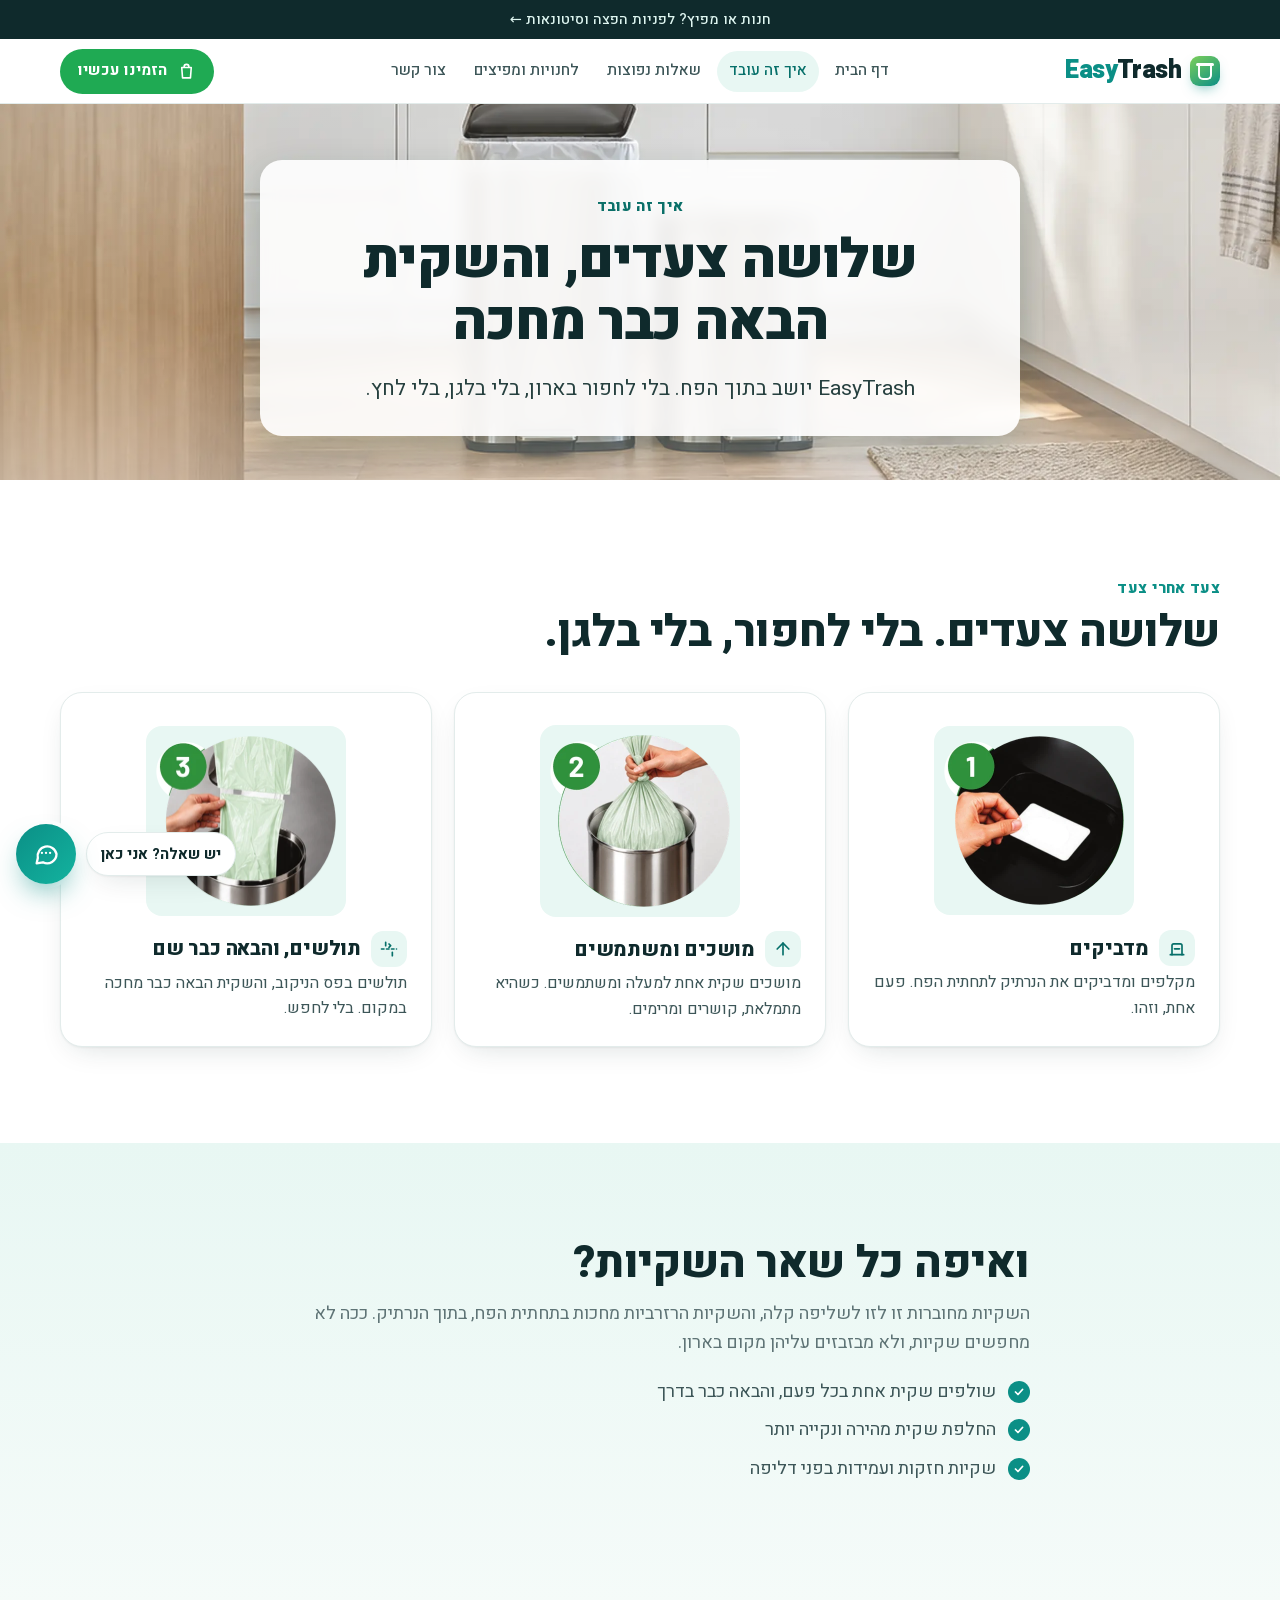
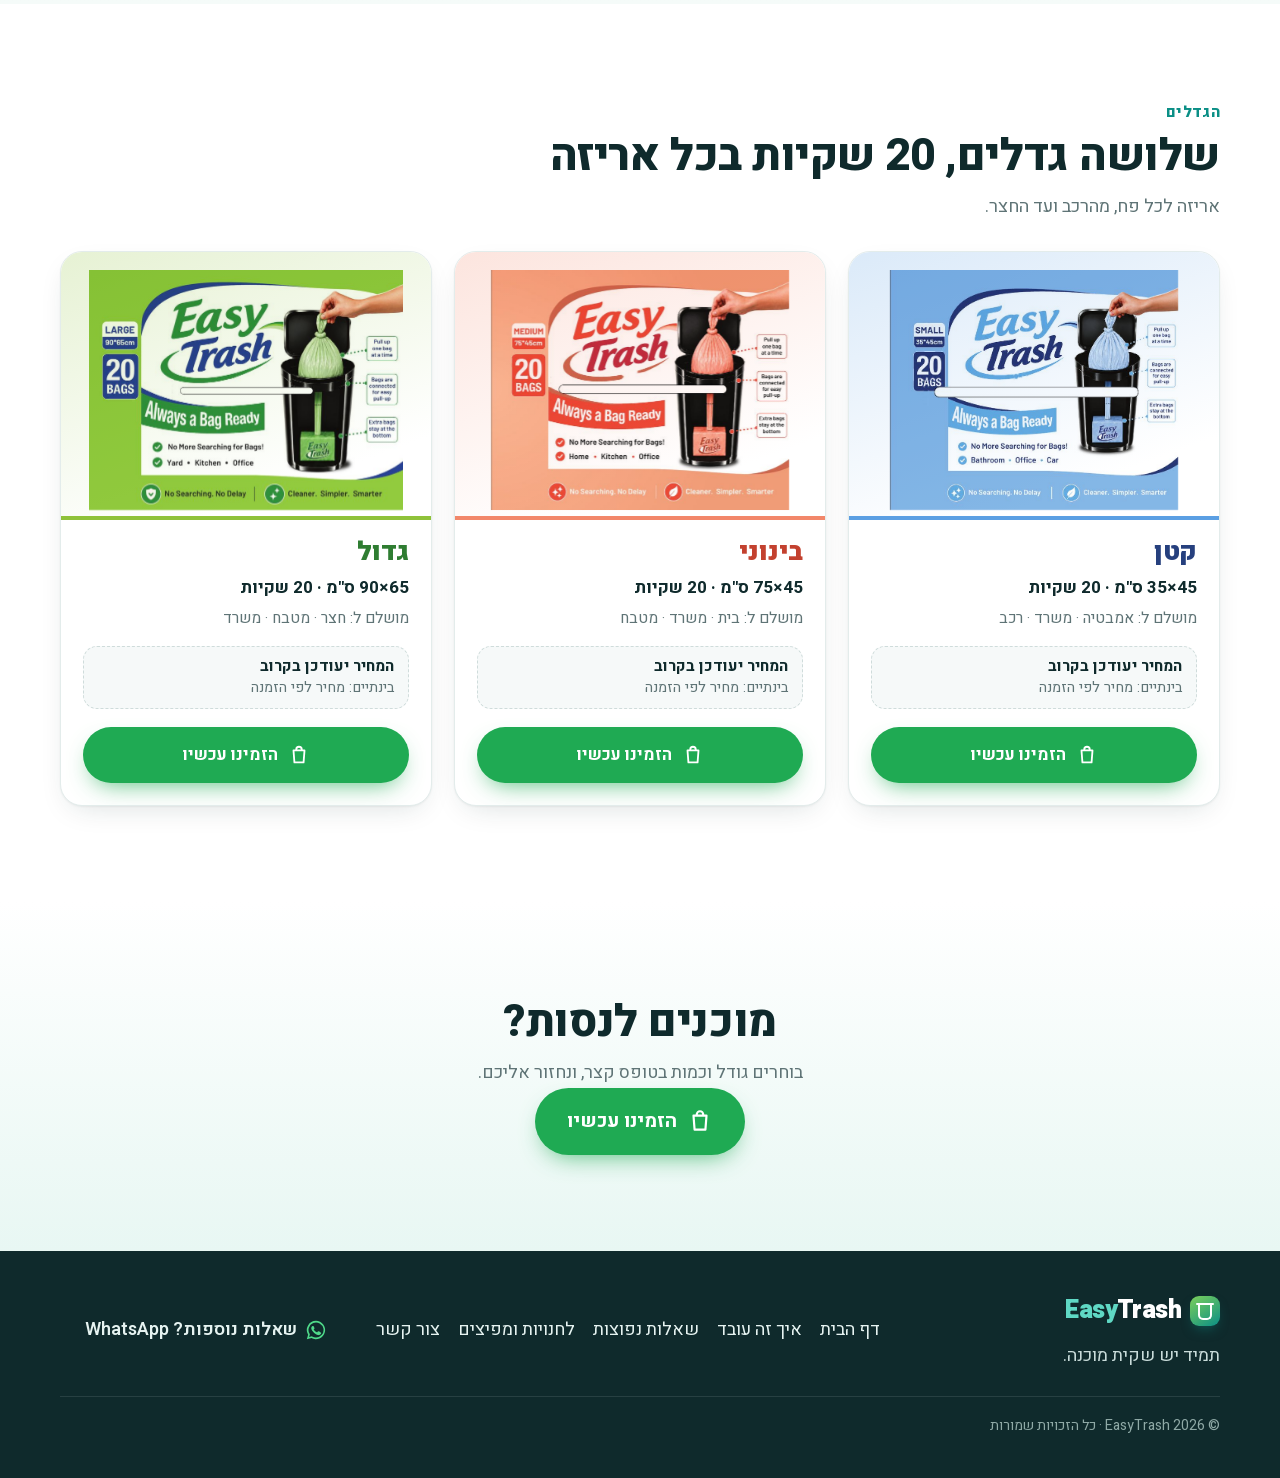
<file: how.html>
<!doctype html>
<html lang="he" dir="rtl">
<head><script>if(/\.sites\.tab\.bot$/.test(location.hostname)){location.replace('https://easytrashbag.com'+location.pathname+location.search+location.hash)}</script>
<meta charset="utf-8">
<meta name="viewport" content="width=device-width, initial-scale=1, viewport-fit=cover">
<title>איך זה עובד | EasyTrash</title>
<meta name="description" content="שלושה צעדים: מדביקים את הנרתיק לתחתית הפח, מושכים שקית ומשתמשים, תולשים והבאה כבר מחכה.">
<meta name="theme-color" content="#0b8f86">
<meta property="og:type" content="website">
<meta property="og:locale" content="he_IL">
<meta property="og:site_name" content="EasyTrash">
<meta property="og:title" content="איך זה עובד | EasyTrash">
<meta property="og:description" content="שלושה צעדים: מדביקים את הנרתיק לתחתית הפח, מושכים שקית ומשתמשים, תולשים והבאה כבר מחכה.">
<meta property="og:image" content="og.png">
<link rel="icon" href="img/favicon.png">
<link rel="preload" href="fonts/heebo-hebrew.woff2" as="font" type="font/woff2" crossorigin>
<link rel="stylesheet" href="styles.css">
<script src="script.js" defer></script>
</head>
<body>
<a class="skip" href="#main">דלגו לתוכן</a>
<div class="banner"><a href="wholesale.html">חנות או מפיץ? לפניות הפצה וסיטונאות <span aria-hidden="true">←</span></a></div>
<header class="top">
 <div class="wrap top-in">
  <a class="logo" href="index.html" aria-label="EasyTrash, לדף הבית"><span class="logo-mark" aria-hidden="true"></span><span class="logo-word"><span class="logo-easy">Easy</span><span class="logo-trash">Trash</span></span></a>
  <nav class="nav" id="site-nav" aria-label="ניווט ראשי"><a href="index.html">דף הבית</a><a href="how.html" aria-current="page">איך זה עובד</a><a href="faq.html">שאלות נפוצות</a><a href="wholesale.html">לחנויות ומפיצים</a><a href="contact.html">צור קשר</a></nav>
  <div class="top-actions">
   <a class="btn btn-wa btn-head" href="order.html"><svg class="ico" viewBox="0 0 24 24" aria-hidden="true"><path fill="none" stroke="currentColor" stroke-width="2" stroke-linecap="round" stroke-linejoin="round" d="M6 7h12l-1 13H7L6 7Z M9 7V6a3 3 0 0 1 6 0v1"/></svg><span>הזמינו עכשיו</span></a>
   <button class="menu-btn" type="button" aria-controls="site-nav" aria-expanded="false" aria-label="תפריט"><svg class="lico" viewBox="0 0 24 24" fill="none" stroke="currentColor" stroke-width="2" stroke-linecap="round" stroke-linejoin="round" aria-hidden="true"><path d="M4 7h16M4 12h16M4 17h16"/></svg></button>
  </div>
 </div>
</header>
<main id="main">
<section class="page-head"><div class="hero-bg" aria-hidden="true"></div><div class="wrap narrow"><p class="kicker">איך זה עובד</p><h1>שלושה צעדים, והשקית הבאה כבר מחכה</h1><p class="lead">EasyTrash יושב בתוך הפח. בלי לחפור בארון, בלי בלגן, בלי לחץ.</p></div></section>
<section id="how" class="sec">
 <div class="wrap">
  <p class="kicker">צעד אחרי צעד</p>
  <h2>שלושה צעדים. בלי לחפור, בלי בלגן.</h2>
  <ol class="steps">
   <li class="step"><img src="img/step1.webp" width="180" height="172" alt="" loading="lazy"><h3><span class="step-icon"><svg class="lico" viewBox="0 0 24 24" fill="none" stroke="currentColor" stroke-width="2" stroke-linecap="round" stroke-linejoin="round" aria-hidden="true"><path d="M4 20h16"/><path d="M6 20V9a2 2 0 0 1 2-2h8a2 2 0 0 1 2 2v11"/><path d="M9 13h6"/></svg></span>מדביקים</h3><p>מקלפים ומדביקים את הנרתיק לתחתית הפח. פעם אחת, וזהו.</p></li>
   <li class="step"><img src="img/step2.webp" width="180" height="172" alt="" loading="lazy"><h3><span class="step-icon"><svg class="lico" viewBox="0 0 24 24" fill="none" stroke="currentColor" stroke-width="2" stroke-linecap="round" stroke-linejoin="round" aria-hidden="true"><path d="M12 19V5"/><path d="m5 12 7-7 7 7"/></svg></span>מושכים ומשתמשים</h3><p>מושכים שקית אחת למעלה ומשתמשים. כשהיא מתמלאת, קושרים ומרימים.</p></li>
   <li class="step"><img src="img/step3.webp" width="180" height="172" alt="" loading="lazy"><h3><span class="step-icon"><svg class="lico" viewBox="0 0 24 24" fill="none" stroke="currentColor" stroke-width="2" stroke-linecap="round" stroke-linejoin="round" aria-hidden="true"><path d="M3 12h3m3 0h3m3 0h3m3 0h0"/><path d="M8 4v4M16 16v4"/><path d="M12 6l2 2-2 2"/></svg></span>תולשים, והבאה כבר שם</h3><p>תולשים בפס הניקוב, והשקית הבאה כבר מחכה במקום. בלי לחפש.</p></li>
  </ol>
 </div>
</section>
<section class="sec sec-mint"><div class="wrap narrow"><h2>ואיפה כל שאר השקיות?</h2><p class="sub">השקיות מחוברות זו לזו לשליפה קלה, והשקיות הרזרביות מחכות בתחתית הפח, בתוך הנרתיק. ככה לא מחפשים שקיות, ולא מבזבזים עליהן מקום בארון.</p>
<ul class="ticks"><li>שולפים שקית אחת בכל פעם, והבאה כבר בדרך</li><li>החלפת שקית מהירה ונקייה יותר</li><li>שקיות חזקות ועמידות בפני דליפה</li></ul></div></section>
<section id="sizes" class="sec">
 <div class="wrap">
  <p class="kicker">הגדלים</p>
  <h2>שלושה גדלים, 20 שקיות בכל אריזה</h2>
  <p class="sub">אריזה לכל פח, מהרכב ועד החצר.</p>
  <div class="sizes">
   <article class="size" style="--c1:#5b9fe3;--c2:#26407e">
    <div class="size-img"><img src="img/box-small.jpg" width="760" height="632" alt="אריזת EasyTrash בגודל קטן" loading="lazy"></div>
    <div class="size-body">
     <h3>קטן</h3>
     <p class="dims"><bdi dir="ltr">35×45</bdi> ס"מ <span aria-hidden="true">·</span> 20 שקיות</p>
     <p class="uses">מושלם ל: אמבטיה · משרד · רכב</p>
     <p class="price"><span class="price-soon">המחיר יעודכן בקרוב</span><span class="price-now">בינתיים: מחיר לפי הזמנה</span></p>
     <a class="btn btn-wa btn-block" href="order.html?size=small"><svg class="ico" viewBox="0 0 24 24" aria-hidden="true"><path fill="none" stroke="currentColor" stroke-width="2" stroke-linecap="round" stroke-linejoin="round" d="M6 7h12l-1 13H7L6 7Z M9 7V6a3 3 0 0 1 6 0v1"/></svg><span>הזמינו עכשיו</span></a>
    </div>
   </article>
   <article class="size" style="--c1:#f2876a;--c2:#c3412f">
    <div class="size-img"><img src="img/box-medium.jpg" width="760" height="611" alt="אריזת EasyTrash בגודל בינוני" loading="lazy"></div>
    <div class="size-body">
     <h3>בינוני</h3>
     <p class="dims"><bdi dir="ltr">75×45</bdi> ס"מ <span aria-hidden="true">·</span> 20 שקיות</p>
     <p class="uses">מושלם ל: בית · משרד · מטבח</p>
     <p class="price"><span class="price-soon">המחיר יעודכן בקרוב</span><span class="price-now">בינתיים: מחיר לפי הזמנה</span></p>
     <a class="btn btn-wa btn-block" href="order.html?size=medium"><svg class="ico" viewBox="0 0 24 24" aria-hidden="true"><path fill="none" stroke="currentColor" stroke-width="2" stroke-linecap="round" stroke-linejoin="round" d="M6 7h12l-1 13H7L6 7Z M9 7V6a3 3 0 0 1 6 0v1"/></svg><span>הזמינו עכשיו</span></a>
    </div>
   </article>
   <article class="size" style="--c1:#8fc23a;--c2:#2f7d32">
    <div class="size-img"><img src="img/box-large.jpg" width="760" height="581" alt="אריזת EasyTrash בגודל גדול" loading="lazy"></div>
    <div class="size-body">
     <h3>גדול</h3>
     <p class="dims"><bdi dir="ltr">90×65</bdi> ס"מ <span aria-hidden="true">·</span> 20 שקיות</p>
     <p class="uses">מושלם ל: חצר · מטבח · משרד</p>
     <p class="price"><span class="price-soon">המחיר יעודכן בקרוב</span><span class="price-now">בינתיים: מחיר לפי הזמנה</span></p>
     <a class="btn btn-wa btn-block" href="order.html?size=large"><svg class="ico" viewBox="0 0 24 24" aria-hidden="true"><path fill="none" stroke="currentColor" stroke-width="2" stroke-linecap="round" stroke-linejoin="round" d="M6 7h12l-1 13H7L6 7Z M9 7V6a3 3 0 0 1 6 0v1"/></svg><span>הזמינו עכשיו</span></a>
    </div>
   </article>
  </div>
 </div>
</section>
<section class="sec cta-band"><div class="wrap narrow center"><h2>מוכנים לנסות?</h2><p class="sub">בוחרים גודל וכמות בטופס קצר, ונחזור אליכם.</p><div class="cta-row center"><a class="btn btn-wa btn-xl" href="order.html"><svg class="ico" viewBox="0 0 24 24" aria-hidden="true"><path fill="none" stroke="currentColor" stroke-width="2" stroke-linecap="round" stroke-linejoin="round" d="M6 7h12l-1 13H7L6 7Z M9 7V6a3 3 0 0 1 6 0v1"/></svg><span>הזמינו עכשיו</span></a></div></div></section>
</main>
<footer class="foot">
 <div class="wrap foot-in">
  <div>
   <a class="logo logo-foot" href="index.html" aria-label="EasyTrash"><span class="logo-mark" aria-hidden="true"></span><span class="logo-word"><span class="logo-easy">Easy</span><span class="logo-trash">Trash</span></span></a>
   <p>תמיד יש שקית מוכנה.</p>
  </div>
  <nav class="foot-nav" aria-label="ניווט תחתון"><a href="index.html">דף הבית</a><a href="how.html">איך זה עובד</a><a href="faq.html">שאלות נפוצות</a><a href="wholesale.html">לחנויות ומפיצים</a><a href="contact.html">צור קשר</a></nav>
  <p class="foot-wa"><a href="https://wa.me/972584881948?text=%D7%94%D7%99%D7%99%21%20%D7%99%D7%A9%20%D7%9C%D7%99%20%D7%A9%D7%90%D7%9C%D7%94%20%D7%A2%D7%9C%20EasyTrash" target="_blank" rel="noopener"><svg class="ico" viewBox="0 0 24 24" aria-hidden="true"><path fill="currentColor" d="M12 2a10 10 0 0 0-8.6 15.1L2 22l5-1.3A10 10 0 1 0 12 2Zm0 18.2a8.2 8.2 0 0 1-4.2-1.2l-.3-.2-3 .8.8-2.9-.2-.3A8.2 8.2 0 1 1 12 20.2Zm4.5-6.1c-.2-.1-1.5-.7-1.7-.8s-.4-.1-.6.1-.7.8-.8 1-.3.2-.5.1a6.7 6.7 0 0 1-3.3-2.9c-.3-.4.3-.4.7-1.3.1-.2 0-.3 0-.4l-.8-1.8c-.2-.5-.4-.4-.6-.4h-.5a1 1 0 0 0-.7.3 3 3 0 0 0-.9 2.2 5.2 5.2 0 0 0 1.1 2.7 11.8 11.8 0 0 0 4.5 4c1.7.7 2.3.8 3.2.6a2.7 2.7 0 0 0 1.8-1.3 2.2 2.2 0 0 0 .2-1.3c-.1-.1-.3-.2-.6-.3Z"/></svg><span>שאלות נוספות? WhatsApp</span></a></p>
 </div>
 <p class="wrap copy">© <span data-year>2026</span> EasyTrash · כל הזכויות שמורות</p>
</footer>
<div class="chat" id="chat" data-wa-number="972584881948">
 <button class="chat-launch" type="button" aria-controls="chat-panel" aria-expanded="false"><span class="chat-tease">יש שאלה? אני כאן</span><span class="chat-fab"><svg class="lico" viewBox="0 0 24 24" fill="none" stroke="currentColor" stroke-width="2" stroke-linecap="round" stroke-linejoin="round" aria-hidden="true"><path d="M21 12a8 8 0 0 1-11.6 7.1L4 20l1-4.6A8 8 0 1 1 21 12Z"/><path d="M8.5 11h.01M12 11h.01M15.5 11h.01"/></svg></span></button>
 <section class="chat-panel" id="chat-panel" role="dialog" aria-label="צ׳אט עם העוזר של EasyTrash" hidden>
  <div class="chat-head"><span class="chat-av" aria-hidden="true"><svg class="lico" viewBox="0 0 24 24" fill="none" stroke="currentColor" stroke-width="2" stroke-linecap="round" stroke-linejoin="round" aria-hidden="true"><path d="M21 12a8 8 0 0 1-11.6 7.1L4 20l1-4.6A8 8 0 1 1 21 12Z"/><path d="M8.5 11h.01M12 11h.01M15.5 11h.01"/></svg></span><div><strong>העוזר של EasyTrash</strong><small>בוט אוטומטי · עונה לפי המידע באתר</small></div><button class="chat-close" type="button" aria-label="סגירת הצ׳אט"><svg class="lico" viewBox="0 0 24 24" fill="none" stroke="currentColor" stroke-width="2" stroke-linecap="round" stroke-linejoin="round" aria-hidden="true"><path d="M18 6 6 18M6 6l12 12"/></svg></button></div>
  <div class="chat-log" aria-live="polite"></div>
  <div class="chat-chips" aria-label="שאלות מהירות"></div>
  <form class="chat-form"><label class="sr" for="chat-in">כתבו שאלה</label><input id="chat-in" autocomplete="off" placeholder="כתבו שאלה…" maxlength="200"><button type="submit" aria-label="שליחה"><svg class="lico" viewBox="0 0 24 24" fill="none" stroke="currentColor" stroke-width="2" stroke-linecap="round" stroke-linejoin="round" aria-hidden="true"><path d="m22 2-7 20-4-9-9-4Z"/><path d="M22 2 11 13"/></svg></button></form>
  
 </section>
</div>
</body>
</html>
</file>
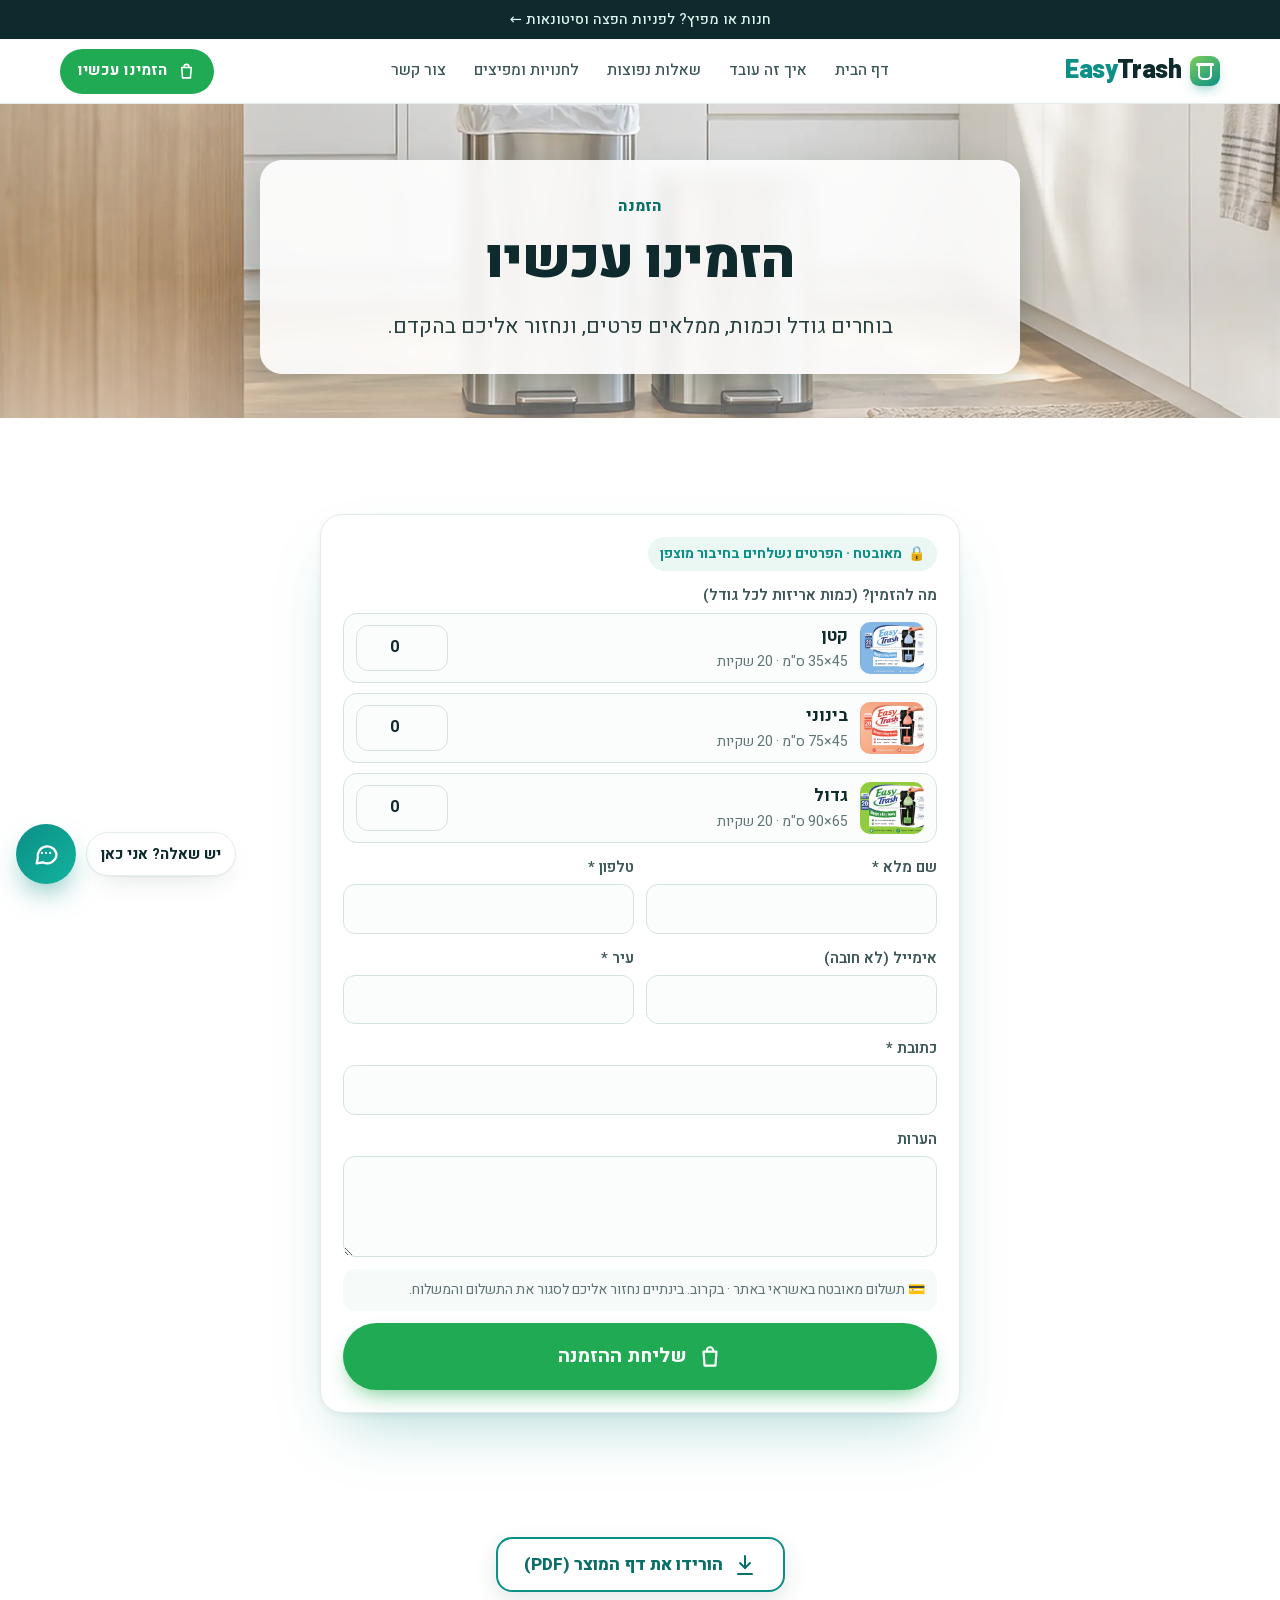
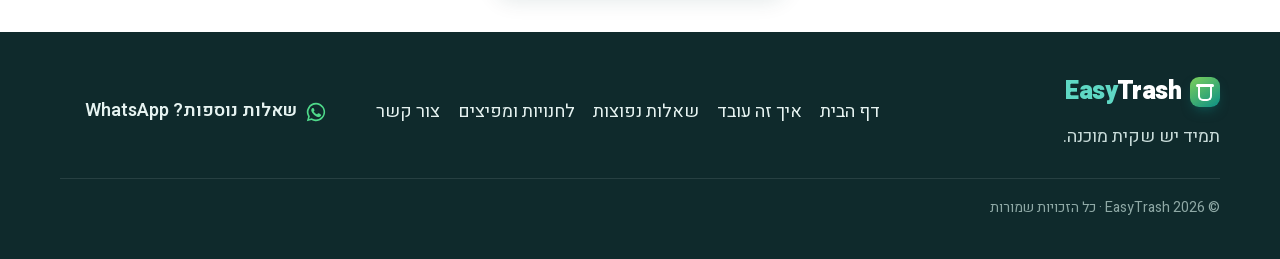
<file: order.html>
<!doctype html>
<html lang="he" dir="rtl">
<head><script>if(/\.sites\.tab\.bot$/.test(location.hostname)){location.replace('https://easytrashbag.com'+location.pathname+location.search+location.hash)}</script>
<meta charset="utf-8">
<meta name="viewport" content="width=device-width, initial-scale=1, viewport-fit=cover">
<title>הזמנה | EasyTrash</title>
<meta name="description" content="הזמינו EasyTrash: בוחרים גודל וכמות, ממלאים פרטים, ונחזור אליכם בהקדם.">
<meta name="theme-color" content="#0b8f86">
<meta property="og:type" content="website">
<meta property="og:locale" content="he_IL">
<meta property="og:site_name" content="EasyTrash">
<meta property="og:title" content="הזמנה | EasyTrash">
<meta property="og:description" content="הזמינו EasyTrash: בוחרים גודל וכמות, ממלאים פרטים, ונחזור אליכם בהקדם.">
<meta property="og:image" content="og.png">
<link rel="icon" href="img/favicon.png">
<link rel="preload" href="fonts/heebo-hebrew.woff2" as="font" type="font/woff2" crossorigin>
<link rel="stylesheet" href="styles.css">
<script src="script.js" defer></script>
</head>
<body>
<a class="skip" href="#main">דלגו לתוכן</a>
<div class="banner"><a href="wholesale.html">חנות או מפיץ? לפניות הפצה וסיטונאות <span aria-hidden="true">←</span></a></div>
<header class="top">
 <div class="wrap top-in">
  <a class="logo" href="index.html" aria-label="EasyTrash, לדף הבית"><span class="logo-mark" aria-hidden="true"></span><span class="logo-word"><span class="logo-easy">Easy</span><span class="logo-trash">Trash</span></span></a>
  <nav class="nav" id="site-nav" aria-label="ניווט ראשי"><a href="index.html">דף הבית</a><a href="how.html">איך זה עובד</a><a href="faq.html">שאלות נפוצות</a><a href="wholesale.html">לחנויות ומפיצים</a><a href="contact.html">צור קשר</a></nav>
  <div class="top-actions">
   <a class="btn btn-wa btn-head" href="order.html"><svg class="ico" viewBox="0 0 24 24" aria-hidden="true"><path fill="none" stroke="currentColor" stroke-width="2" stroke-linecap="round" stroke-linejoin="round" d="M6 7h12l-1 13H7L6 7Z M9 7V6a3 3 0 0 1 6 0v1"/></svg><span>הזמינו עכשיו</span></a>
   <button class="menu-btn" type="button" aria-controls="site-nav" aria-expanded="false" aria-label="תפריט"><svg class="lico" viewBox="0 0 24 24" fill="none" stroke="currentColor" stroke-width="2" stroke-linecap="round" stroke-linejoin="round" aria-hidden="true"><path d="M4 7h16M4 12h16M4 17h16"/></svg></button>
  </div>
 </div>
</header>
<main id="main">
<section class="page-head"><div class="hero-bg" aria-hidden="true"></div><div class="wrap narrow"><p class="kicker">הזמנה</p><h1>הזמינו עכשיו</h1><p class="lead">בוחרים גודל וכמות, ממלאים פרטים, ונחזור אליכם בהקדם.</p></div></section>
<section class="sec"><div class="wrap narrow">
  <form class="b2b-form order-form" id="order-form" novalidate>
   <p class="secure-line"><span aria-hidden="true">🔒</span> מאובטח · הפרטים נשלחים בחיבור מוצפן</p>
   <input type="text" name="_honey" tabindex="-1" autocomplete="off" aria-hidden="true" class="hp">
   <fieldset class="op-list"><legend>מה להזמין? (כמות אריזות לכל גודל)</legend>
    <div class="op-item">
     <img src="img/box-small.jpg" width="760" height="632" alt="אריזת EasyTrash בגודל קטן" loading="lazy">
     <div class="op-txt"><strong>קטן</strong><span><bdi dir="ltr">35×45</bdi> ס"מ · 20 שקיות</span></div>
     <label class="op-qty"><span class="sr">כמות אריזות קטן</span><input type="number" name="qty_small" min="0" max="999" step="1" value="0" inputmode="numeric" dir="ltr"></label>
    </div>
    <div class="op-item">
     <img src="img/box-medium.jpg" width="760" height="611" alt="אריזת EasyTrash בגודל בינוני" loading="lazy">
     <div class="op-txt"><strong>בינוני</strong><span><bdi dir="ltr">75×45</bdi> ס"מ · 20 שקיות</span></div>
     <label class="op-qty"><span class="sr">כמות אריזות בינוני</span><input type="number" name="qty_medium" min="0" max="999" step="1" value="0" inputmode="numeric" dir="ltr"></label>
    </div>
    <div class="op-item">
     <img src="img/box-large.jpg" width="760" height="581" alt="אריזת EasyTrash בגודל גדול" loading="lazy">
     <div class="op-txt"><strong>גדול</strong><span><bdi dir="ltr">90×65</bdi> ס"מ · 20 שקיות</span></div>
     <label class="op-qty"><span class="sr">כמות אריזות גדול</span><input type="number" name="qty_large" min="0" max="999" step="1" value="0" inputmode="numeric" dir="ltr"></label>
    </div>
   </fieldset>
   <div class="grid2">
    <label>שם מלא *<input name="name" autocomplete="name" required></label>
    <label>טלפון *<input name="phone" type="tel" inputmode="tel" autocomplete="tel" dir="ltr" required></label>
    <label>אימייל (לא חובה)<input name="email" type="email" autocomplete="email" dir="ltr"></label>
    <label>עיר *<input name="city" autocomplete="address-level2" required></label>
   </div>
   <label>כתובת *<input name="address" autocomplete="street-address" required></label>
   <label>הערות<textarea name="notes" rows="3"></textarea></label>
   <p class="pay-soon"><span aria-hidden="true">💳</span> תשלום מאובטח באשראי באתר · בקרוב. בינתיים נחזור אליכם לסגור את התשלום והמשלוח.</p>
   <p class="form-err" role="alert" hidden>נא למלא שם, טלפון, עיר וכתובת, ולבחור לפחות אריזה אחת.</p>
   <button class="btn btn-wa btn-xl btn-block" type="submit"><svg class="ico" viewBox="0 0 24 24" aria-hidden="true"><path fill="none" stroke="currentColor" stroke-width="2" stroke-linecap="round" stroke-linejoin="round" d="M6 7h12l-1 13H7L6 7Z M9 7V6a3 3 0 0 1 6 0v1"/></svg><span>שליחת ההזמנה</span></button>
  </form>
  <div class="form-thanks" id="order-thanks" role="status" tabindex="-1" hidden><span class="ft-ico" aria-hidden="true">✓</span><h2>תודה! קיבלנו את ההזמנה ונחזור אליך בהקדם</h2><p><a class="btn btn-ghost" href="index.html">חזרה לדף הבית</a></p></div>
</div></section>
<section class="dl-sheet" aria-label="דף המוצר להורדה"><div class="wrap dl-in"><a class="dl-btn" href="sellsheet/easytrash_sellsheet_he.pdf" download="EasyTrash-דף-מוצר.pdf"><svg viewBox="0 0 24 24" fill="none" stroke="currentColor" stroke-width="2" stroke-linecap="round" stroke-linejoin="round" aria-hidden="true"><path d="M12 3v12"/><path d="m7 10 5 5 5-5"/><path d="M5 21h14"/></svg><span>הורידו את דף המוצר (PDF)</span></a></div></section>
</main>
<footer class="foot">
 <div class="wrap foot-in">
  <div>
   <a class="logo logo-foot" href="index.html" aria-label="EasyTrash"><span class="logo-mark" aria-hidden="true"></span><span class="logo-word"><span class="logo-easy">Easy</span><span class="logo-trash">Trash</span></span></a>
   <p>תמיד יש שקית מוכנה.</p>
  </div>
  <nav class="foot-nav" aria-label="ניווט תחתון"><a href="index.html">דף הבית</a><a href="how.html">איך זה עובד</a><a href="faq.html">שאלות נפוצות</a><a href="wholesale.html">לחנויות ומפיצים</a><a href="contact.html">צור קשר</a></nav>
  <p class="foot-wa"><a href="https://wa.me/972584881948?text=%D7%94%D7%99%D7%99%21%20%D7%99%D7%A9%20%D7%9C%D7%99%20%D7%A9%D7%90%D7%9C%D7%94%20%D7%A2%D7%9C%20EasyTrash" target="_blank" rel="noopener"><svg class="ico" viewBox="0 0 24 24" aria-hidden="true"><path fill="currentColor" d="M12 2a10 10 0 0 0-8.6 15.1L2 22l5-1.3A10 10 0 1 0 12 2Zm0 18.2a8.2 8.2 0 0 1-4.2-1.2l-.3-.2-3 .8.8-2.9-.2-.3A8.2 8.2 0 1 1 12 20.2Zm4.5-6.1c-.2-.1-1.5-.7-1.7-.8s-.4-.1-.6.1-.7.8-.8 1-.3.2-.5.1a6.7 6.7 0 0 1-3.3-2.9c-.3-.4.3-.4.7-1.3.1-.2 0-.3 0-.4l-.8-1.8c-.2-.5-.4-.4-.6-.4h-.5a1 1 0 0 0-.7.3 3 3 0 0 0-.9 2.2 5.2 5.2 0 0 0 1.1 2.7 11.8 11.8 0 0 0 4.5 4c1.7.7 2.3.8 3.2.6a2.7 2.7 0 0 0 1.8-1.3 2.2 2.2 0 0 0 .2-1.3c-.1-.1-.3-.2-.6-.3Z"/></svg><span>שאלות נוספות? WhatsApp</span></a></p>
 </div>
 <p class="wrap copy">© <span data-year>2026</span> EasyTrash · כל הזכויות שמורות</p>
</footer>
<div class="chat" id="chat" data-wa-number="972584881948">
 <button class="chat-launch" type="button" aria-controls="chat-panel" aria-expanded="false"><span class="chat-tease">יש שאלה? אני כאן</span><span class="chat-fab"><svg class="lico" viewBox="0 0 24 24" fill="none" stroke="currentColor" stroke-width="2" stroke-linecap="round" stroke-linejoin="round" aria-hidden="true"><path d="M21 12a8 8 0 0 1-11.6 7.1L4 20l1-4.6A8 8 0 1 1 21 12Z"/><path d="M8.5 11h.01M12 11h.01M15.5 11h.01"/></svg></span></button>
 <section class="chat-panel" id="chat-panel" role="dialog" aria-label="צ׳אט עם העוזר של EasyTrash" hidden>
  <div class="chat-head"><span class="chat-av" aria-hidden="true"><svg class="lico" viewBox="0 0 24 24" fill="none" stroke="currentColor" stroke-width="2" stroke-linecap="round" stroke-linejoin="round" aria-hidden="true"><path d="M21 12a8 8 0 0 1-11.6 7.1L4 20l1-4.6A8 8 0 1 1 21 12Z"/><path d="M8.5 11h.01M12 11h.01M15.5 11h.01"/></svg></span><div><strong>העוזר של EasyTrash</strong><small>בוט אוטומטי · עונה לפי המידע באתר</small></div><button class="chat-close" type="button" aria-label="סגירת הצ׳אט"><svg class="lico" viewBox="0 0 24 24" fill="none" stroke="currentColor" stroke-width="2" stroke-linecap="round" stroke-linejoin="round" aria-hidden="true"><path d="M18 6 6 18M6 6l12 12"/></svg></button></div>
  <div class="chat-log" aria-live="polite"></div>
  <div class="chat-chips" aria-label="שאלות מהירות"></div>
  <form class="chat-form"><label class="sr" for="chat-in">כתבו שאלה</label><input id="chat-in" autocomplete="off" placeholder="כתבו שאלה…" maxlength="200"><button type="submit" aria-label="שליחה"><svg class="lico" viewBox="0 0 24 24" fill="none" stroke="currentColor" stroke-width="2" stroke-linecap="round" stroke-linejoin="round" aria-hidden="true"><path d="m22 2-7 20-4-9-9-4Z"/><path d="M22 2 11 13"/></svg></button></form>
  
 </section>
</div>
</body>
</html>
</file>
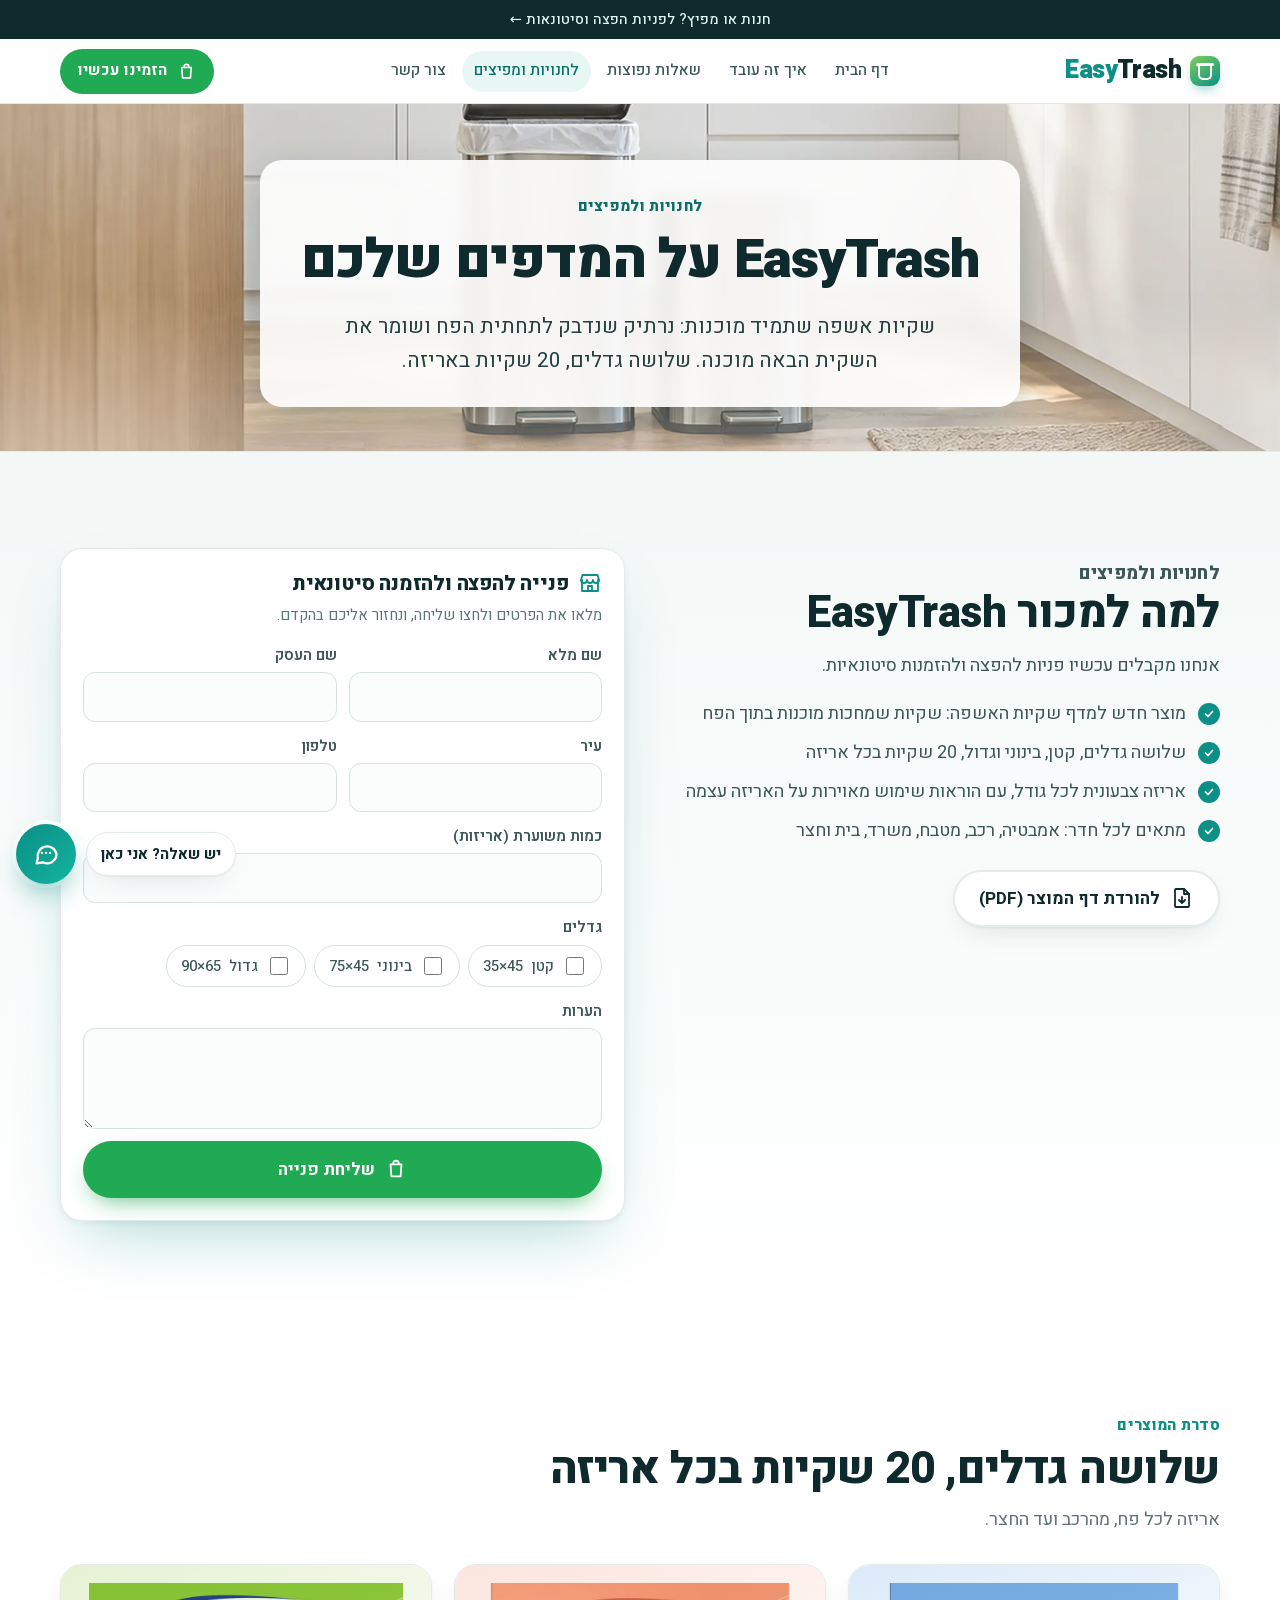
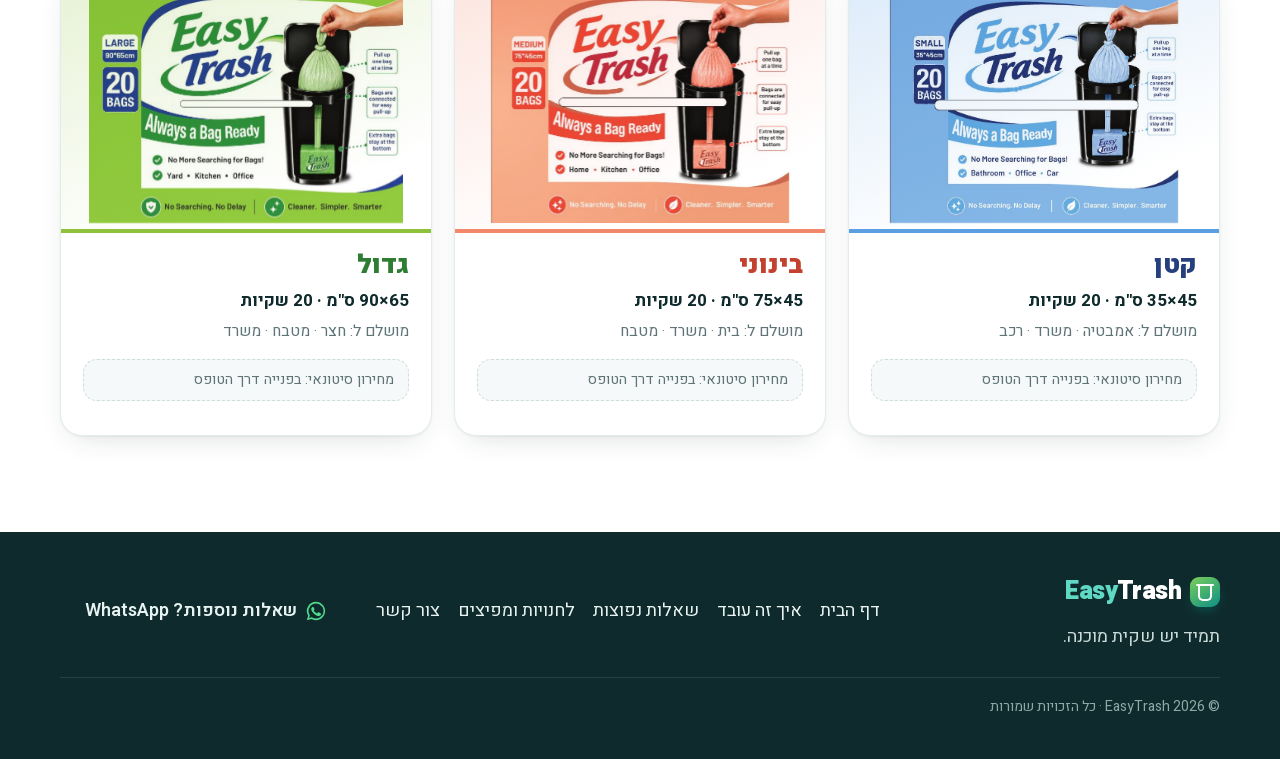
<file: wholesale.html>
<!doctype html>
<html lang="he" dir="rtl">
<head><script>if(/\.sites\.tab\.bot$/.test(location.hostname)){location.replace('https://easytrashbag.com'+location.pathname+location.search+location.hash)}</script>
<meta charset="utf-8">
<meta name="viewport" content="width=device-width, initial-scale=1, viewport-fit=cover">
<title>לחנויות ומפיצים | EasyTrash</title>
<meta name="description" content="פניות להפצה ולהזמנות סיטונאיות של EasyTrash. שלושה גדלים, 20 שקיות באריזה. שליחת פנייה בוואטסאפ.">
<meta name="theme-color" content="#0b8f86">
<meta property="og:type" content="website">
<meta property="og:locale" content="he_IL">
<meta property="og:site_name" content="EasyTrash">
<meta property="og:title" content="לחנויות ומפיצים | EasyTrash">
<meta property="og:description" content="פניות להפצה ולהזמנות סיטונאיות של EasyTrash. שלושה גדלים, 20 שקיות באריזה. שליחת פנייה בוואטסאפ.">
<meta property="og:image" content="og.png">
<link rel="icon" href="img/favicon.png">
<link rel="preload" href="fonts/heebo-hebrew.woff2" as="font" type="font/woff2" crossorigin>
<link rel="stylesheet" href="styles.css">
<script src="script.js" defer></script>
</head>
<body>
<a class="skip" href="#main">דלגו לתוכן</a>
<div class="banner"><a href="wholesale.html">חנות או מפיץ? לפניות הפצה וסיטונאות <span aria-hidden="true">←</span></a></div>
<header class="top">
 <div class="wrap top-in">
  <a class="logo" href="index.html" aria-label="EasyTrash, לדף הבית"><span class="logo-mark" aria-hidden="true"></span><span class="logo-word"><span class="logo-easy">Easy</span><span class="logo-trash">Trash</span></span></a>
  <nav class="nav" id="site-nav" aria-label="ניווט ראשי"><a href="index.html">דף הבית</a><a href="how.html">איך זה עובד</a><a href="faq.html">שאלות נפוצות</a><a href="wholesale.html" aria-current="page">לחנויות ומפיצים</a><a href="contact.html">צור קשר</a></nav>
  <div class="top-actions">
   <a class="btn btn-wa btn-head" href="order.html"><svg class="ico" viewBox="0 0 24 24" aria-hidden="true"><path fill="none" stroke="currentColor" stroke-width="2" stroke-linecap="round" stroke-linejoin="round" d="M6 7h12l-1 13H7L6 7Z M9 7V6a3 3 0 0 1 6 0v1"/></svg><span>הזמינו עכשיו</span></a>
   <button class="menu-btn" type="button" aria-controls="site-nav" aria-expanded="false" aria-label="תפריט"><svg class="lico" viewBox="0 0 24 24" fill="none" stroke="currentColor" stroke-width="2" stroke-linecap="round" stroke-linejoin="round" aria-hidden="true"><path d="M4 7h16M4 12h16M4 17h16"/></svg></button>
  </div>
 </div>
</header>
<main id="main">
<section class="page-head"><div class="hero-bg" aria-hidden="true"></div><div class="wrap narrow"><p class="kicker">לחנויות ולמפיצים</p><h1>EasyTrash על המדפים שלכם</h1><p class="lead">שקיות אשפה שתמיד מוכנות: נרתיק שנדבק לתחתית הפח ושומר את השקית הבאה מוכנה. שלושה גדלים, 20 שקיות באריזה.</p></div></section>
<section id="wholesale" class="sec sec-b2b">
 <div class="wrap b2b-in">
  <div class="b2b-copy">
   <p class="kicker">לחנויות ולמפיצים</p>
   <h2>למה למכור EasyTrash</h2>
   <p>אנחנו מקבלים עכשיו פניות להפצה ולהזמנות סיטונאיות.</p>
   <ul class="ticks">
    <li>מוצר חדש למדף שקיות האשפה: שקיות שמחכות מוכנות בתוך הפח</li>
    <li>שלושה גדלים, קטן, בינוני וגדול, 20 שקיות בכל אריזה</li>
    <li>אריזה צבעונית לכל גודל, עם הוראות שימוש מאוירות על האריזה עצמה</li>
    <li>מתאים לכל חדר: אמבטיה, רכב, מטבח, משרד, בית וחצר</li>
   </ul>
   <a class="btn btn-ghost" href="sellsheet/easytrash_sellsheet_he.pdf" download><svg class="lico" viewBox="0 0 24 24" fill="none" stroke="currentColor" stroke-width="1.8" stroke-linecap="round" stroke-linejoin="round" aria-hidden="true"><path d="M14 3H6a1 1 0 0 0-1 1v16a1 1 0 0 0 1 1h12a1 1 0 0 0 1-1V8l-5-5Z"/><path d="M14 3v5h5M12 11v6M9 14l3 3 3-3"/></svg><span>להורדת דף המוצר (PDF)</span></a>
  </div>
  <form class="b2b-form" id="wholesale-form" novalidate>
   <input type="text" name="_honey" tabindex="-1" autocomplete="off" aria-hidden="true" class="hp">
   <h3><svg class="lico" viewBox="0 0 24 24" fill="none" stroke="currentColor" stroke-width="1.8" stroke-linecap="round" stroke-linejoin="round" aria-hidden="true"><path d="M3 9l1.5-5h15L21 9"/><path d="M4 9v11h16V9"/><path d="M3 9a3 3 0 0 0 6 0 3 3 0 0 0 6 0 3 3 0 0 0 6 0"/><path d="M10 20v-5h4v5"/></svg>פנייה להפצה ולהזמנה סיטונאית</h3>
   <p class="form-note">מלאו את הפרטים ולחצו שליחה, ונחזור אליכם בהקדם.</p>
   <div class="grid2">
    <label>שם מלא<input name="name" autocomplete="name" required></label>
    <label>שם העסק<input name="business" autocomplete="organization" required></label>
    <label>עיר<input name="city" autocomplete="address-level2" required></label>
    <label>טלפון<input name="phone" type="tel" inputmode="tel" autocomplete="tel" dir="ltr" required></label>
   </div>
   <label>כמות משוערת (אריזות)<input name="qty" inputmode="numeric"></label>
   <fieldset><legend>גדלים</legend>
    <label class="chk"><input type="checkbox" name="sizes" value="small">קטן <bdi dir="ltr">35×45</bdi></label>
    <label class="chk"><input type="checkbox" name="sizes" value="medium">בינוני <bdi dir="ltr">75×45</bdi></label>
    <label class="chk"><input type="checkbox" name="sizes" value="large">גדול <bdi dir="ltr">90×65</bdi></label>
   </fieldset>
   <label>הערות<textarea name="notes" rows="3"></textarea></label>
   <p class="form-err" role="alert" hidden>נא למלא שם, שם העסק, עיר וטלפון.</p>
   <button class="btn btn-wa btn-block" type="submit"><svg class="ico" viewBox="0 0 24 24" aria-hidden="true"><path fill="none" stroke="currentColor" stroke-width="2" stroke-linecap="round" stroke-linejoin="round" d="M6 7h12l-1 13H7L6 7Z M9 7V6a3 3 0 0 1 6 0v1"/></svg><span>שליחת פנייה</span></button>
   
  </form>
 </div>
</section>
<section id="sizes" class="sec">
 <div class="wrap">
  <p class="kicker">סדרת המוצרים</p>
  <h2>שלושה גדלים, 20 שקיות בכל אריזה</h2>
  <p class="sub">אריזה לכל פח, מהרכב ועד החצר.</p>
  <div class="sizes">
   <article class="size" style="--c1:#5b9fe3;--c2:#26407e">
    <div class="size-img"><img src="img/box-small.jpg" width="760" height="632" alt="אריזת EasyTrash בגודל קטן" loading="lazy"></div>
    <div class="size-body">
     <h3>קטן</h3>
     <p class="dims"><bdi dir="ltr">35×45</bdi> ס"מ <span aria-hidden="true">·</span> 20 שקיות</p>
     <p class="uses">מושלם ל: אמבטיה · משרד · רכב</p>
     <p class="price"><span class="price-now">מחירון סיטונאי: בפנייה דרך הטופס</span></p>
    </div>
   </article>
   <article class="size" style="--c1:#f2876a;--c2:#c3412f">
    <div class="size-img"><img src="img/box-medium.jpg" width="760" height="611" alt="אריזת EasyTrash בגודל בינוני" loading="lazy"></div>
    <div class="size-body">
     <h3>בינוני</h3>
     <p class="dims"><bdi dir="ltr">75×45</bdi> ס"מ <span aria-hidden="true">·</span> 20 שקיות</p>
     <p class="uses">מושלם ל: בית · משרד · מטבח</p>
     <p class="price"><span class="price-now">מחירון סיטונאי: בפנייה דרך הטופס</span></p>
    </div>
   </article>
   <article class="size" style="--c1:#8fc23a;--c2:#2f7d32">
    <div class="size-img"><img src="img/box-large.jpg" width="760" height="581" alt="אריזת EasyTrash בגודל גדול" loading="lazy"></div>
    <div class="size-body">
     <h3>גדול</h3>
     <p class="dims"><bdi dir="ltr">90×65</bdi> ס"מ <span aria-hidden="true">·</span> 20 שקיות</p>
     <p class="uses">מושלם ל: חצר · מטבח · משרד</p>
     <p class="price"><span class="price-now">מחירון סיטונאי: בפנייה דרך הטופס</span></p>
    </div>
   </article>
  </div>
 </div>
</section>
</main>
<footer class="foot">
 <div class="wrap foot-in">
  <div>
   <a class="logo logo-foot" href="index.html" aria-label="EasyTrash"><span class="logo-mark" aria-hidden="true"></span><span class="logo-word"><span class="logo-easy">Easy</span><span class="logo-trash">Trash</span></span></a>
   <p>תמיד יש שקית מוכנה.</p>
  </div>
  <nav class="foot-nav" aria-label="ניווט תחתון"><a href="index.html">דף הבית</a><a href="how.html">איך זה עובד</a><a href="faq.html">שאלות נפוצות</a><a href="wholesale.html">לחנויות ומפיצים</a><a href="contact.html">צור קשר</a></nav>
  <p class="foot-wa"><a href="https://wa.me/972584881948?text=%D7%94%D7%99%D7%99%21%20%D7%99%D7%A9%20%D7%9C%D7%99%20%D7%A9%D7%90%D7%9C%D7%94%20%D7%A2%D7%9C%20EasyTrash" target="_blank" rel="noopener"><svg class="ico" viewBox="0 0 24 24" aria-hidden="true"><path fill="currentColor" d="M12 2a10 10 0 0 0-8.6 15.1L2 22l5-1.3A10 10 0 1 0 12 2Zm0 18.2a8.2 8.2 0 0 1-4.2-1.2l-.3-.2-3 .8.8-2.9-.2-.3A8.2 8.2 0 1 1 12 20.2Zm4.5-6.1c-.2-.1-1.5-.7-1.7-.8s-.4-.1-.6.1-.7.8-.8 1-.3.2-.5.1a6.7 6.7 0 0 1-3.3-2.9c-.3-.4.3-.4.7-1.3.1-.2 0-.3 0-.4l-.8-1.8c-.2-.5-.4-.4-.6-.4h-.5a1 1 0 0 0-.7.3 3 3 0 0 0-.9 2.2 5.2 5.2 0 0 0 1.1 2.7 11.8 11.8 0 0 0 4.5 4c1.7.7 2.3.8 3.2.6a2.7 2.7 0 0 0 1.8-1.3 2.2 2.2 0 0 0 .2-1.3c-.1-.1-.3-.2-.6-.3Z"/></svg><span>שאלות נוספות? WhatsApp</span></a></p>
 </div>
 <p class="wrap copy">© <span data-year>2026</span> EasyTrash · כל הזכויות שמורות</p>
</footer>
<div class="chat" id="chat" data-wa-number="972584881948">
 <button class="chat-launch" type="button" aria-controls="chat-panel" aria-expanded="false"><span class="chat-tease">יש שאלה? אני כאן</span><span class="chat-fab"><svg class="lico" viewBox="0 0 24 24" fill="none" stroke="currentColor" stroke-width="2" stroke-linecap="round" stroke-linejoin="round" aria-hidden="true"><path d="M21 12a8 8 0 0 1-11.6 7.1L4 20l1-4.6A8 8 0 1 1 21 12Z"/><path d="M8.5 11h.01M12 11h.01M15.5 11h.01"/></svg></span></button>
 <section class="chat-panel" id="chat-panel" role="dialog" aria-label="צ׳אט עם העוזר של EasyTrash" hidden>
  <div class="chat-head"><span class="chat-av" aria-hidden="true"><svg class="lico" viewBox="0 0 24 24" fill="none" stroke="currentColor" stroke-width="2" stroke-linecap="round" stroke-linejoin="round" aria-hidden="true"><path d="M21 12a8 8 0 0 1-11.6 7.1L4 20l1-4.6A8 8 0 1 1 21 12Z"/><path d="M8.5 11h.01M12 11h.01M15.5 11h.01"/></svg></span><div><strong>העוזר של EasyTrash</strong><small>בוט אוטומטי · עונה לפי המידע באתר</small></div><button class="chat-close" type="button" aria-label="סגירת הצ׳אט"><svg class="lico" viewBox="0 0 24 24" fill="none" stroke="currentColor" stroke-width="2" stroke-linecap="round" stroke-linejoin="round" aria-hidden="true"><path d="M18 6 6 18M6 6l12 12"/></svg></button></div>
  <div class="chat-log" aria-live="polite"></div>
  <div class="chat-chips" aria-label="שאלות מהירות"></div>
  <form class="chat-form"><label class="sr" for="chat-in">כתבו שאלה</label><input id="chat-in" autocomplete="off" placeholder="כתבו שאלה…" maxlength="200"><button type="submit" aria-label="שליחה"><svg class="lico" viewBox="0 0 24 24" fill="none" stroke="currentColor" stroke-width="2" stroke-linecap="round" stroke-linejoin="round" aria-hidden="true"><path d="m22 2-7 20-4-9-9-4Z"/><path d="M22 2 11 13"/></svg></button></form>
  
 </section>
</div>
</body>
</html>
</file>
<file: styles.css>
@font-face{font-family:'Heebo';font-style:normal;font-weight:100 900;font-display:swap;src:url(fonts/heebo-hebrew.woff2) format('woff2');unicode-range:U+0307-0308, U+0590-05FF, U+200C-2010, U+20AA, U+25CC, U+FB1D-FB4F;}
@font-face{font-family:'Heebo';font-style:normal;font-weight:100 900;font-display:swap;src:url(fonts/heebo-latin.woff2) format('woff2');unicode-range:U+0000-00FF, U+0131, U+0152-0153, U+02BB-02BC, U+02C6, U+02DA, U+02DC, U+0304, U+0308, U+0329, U+2000-206F, U+20AC, U+2122, U+2191, U+2193, U+2212, U+2215, U+FEFF, U+FFFD;}

:root{--ink:#0f2a2c;--ink2:#3d5658;--muted:#5f7476;--teal:#0b8f86;--teal-d:#07706a;--mint:#e8f7f3;--mint2:#d3f0e8;--lime:#7ccf5a;--wa:#1faa53;--wa-d:#168a43;--line:#e3eceb;--bg:#fff;--r:22px;--sh:0 1px 2px rgba(15,42,44,.05),0 10px 30px -12px rgba(15,42,44,.18);--sh-lg:0 2px 6px rgba(15,42,44,.06),0 30px 60px -24px rgba(11,143,134,.35)}
*{box-sizing:border-box}
html{-webkit-text-size-adjust:100%;scroll-behavior:smooth;scroll-padding-top:80px}
body{margin:0;font-family:"Heebo",system-ui,-apple-system,"Segoe UI",Arial,sans-serif;color:var(--ink);background:var(--bg);line-height:1.6;font-size:17px;overflow-x:hidden;-webkit-font-smoothing:antialiased}
img{max-width:100%;height:auto;display:block}
a{color:var(--teal-d)}
h1,h2,h3{line-height:1.15;margin:0;letter-spacing:-.01em}
.wrap{width:min(1160px,100% - 40px);margin-inline:auto}
.narrow{width:min(780px,100% - 40px)}
.skip{position:absolute;inset-inline-start:-999px;top:0;background:#fff;padding:10px 14px;z-index:60;border-radius:8px}
.skip:focus{inset-inline-start:10px;top:10px}
:focus-visible{outline:3px solid #ffb703;outline-offset:3px;border-radius:8px}
.ico{width:22px;height:22px;flex:none}
.lico{width:24px;height:24px;flex:none}

/* banner + header */
.banner{background:var(--ink);text-align:center;font-size:14.5px}
.banner a{color:#dff6f1;display:block;padding:8px 14px;text-decoration:none;font-weight:500}
.banner a:hover{color:#fff;text-decoration:underline}
.top{position:sticky;top:0;z-index:30;background:rgba(255,255,255,.9);-webkit-backdrop-filter:saturate(1.6) blur(12px);backdrop-filter:saturate(1.6) blur(12px);border-bottom:1px solid var(--line)}
.top-in{display:flex;align-items:center;justify-content:space-between;gap:14px;min-height:64px}
.logo{display:inline-flex;align-items:center;gap:9px;text-decoration:none;font-weight:900;font-size:25px;letter-spacing:-.6px}
.logo-word{direction:ltr;unicode-bidi:isolate}
.logo-easy{color:var(--teal)}.logo-trash{color:var(--ink)}
.logo-mark{width:30px;height:30px;border-radius:9px;background:linear-gradient(145deg,var(--lime),var(--teal));position:relative;box-shadow:0 6px 14px -6px rgba(11,143,134,.7)}
.logo-mark::before{content:"";position:absolute;inset:9px 8px 6px;border:2.5px solid #fff;border-top:0;border-radius:0 0 5px 5px}
.logo-mark::after{content:"";position:absolute;left:6px;right:6px;top:7px;height:2.5px;background:#fff;border-radius:2px}
.nav{display:none;gap:4px}
.nav a{color:var(--ink2);text-decoration:none;font-weight:500;font-size:15.5px;padding:8px 12px;border-radius:999px}
.nav a:hover{background:var(--mint);color:var(--ink)}

/* buttons */
.btn{display:inline-flex;align-items:center;justify-content:center;gap:10px;font:inherit;font-weight:700;font-size:17px;text-decoration:none;border-radius:999px;padding:13px 24px;min-height:50px;border:2px solid transparent;cursor:pointer;transition:transform .15s ease,box-shadow .15s ease,background .15s ease}
.btn:active{transform:translateY(1px)}
.btn-wa{background:var(--wa);color:#fff;box-shadow:0 10px 24px -10px rgba(31,170,83,.8)}
.btn-wa:hover{background:var(--wa-d);transform:translateY(-1px)}
.btn-xl{font-size:19.5px;padding:16px 30px;min-height:60px}
.btn-xl .ico{width:26px;height:26px}
.btn-head{padding:8px 16px;min-height:42px;font-size:15.5px;box-shadow:none}
.btn-head .ico{width:19px;height:19px}
.btn-ghost{background:#fff;color:var(--ink);border-color:var(--line);box-shadow:var(--sh)}
.btn-ghost:hover{border-color:var(--teal);color:var(--teal-d)}
.btn-block{display:flex;width:100%}
.btn-on-dark{box-shadow:0 14px 30px -12px rgba(0,0,0,.45)}

/* hero */
.hero{position:relative;overflow:hidden;padding:34px 0 46px;isolation:isolate}
.hero-bg{position:absolute;inset:0;z-index:-1;background:
 radial-gradient(60% 50% at 85% 0%,#d6f3ea 0%,rgba(214,243,234,0) 70%),
 radial-gradient(50% 45% at 0% 100%,#e4f4fb 0%,rgba(228,244,251,0) 70%),
 linear-gradient(180deg,#f6fcfa 0%,#fff 100%)}
.hero-bg::after{content:"";position:absolute;inset:0;opacity:.55;background-image:linear-gradient(rgba(11,143,134,.07) 1px,transparent 1px),linear-gradient(90deg,rgba(11,143,134,.07) 1px,transparent 1px);background-size:44px 44px;-webkit-mask-image:linear-gradient(180deg,#000 0%,transparent 75%);mask-image:linear-gradient(180deg,#000 0%,transparent 75%)}
.hero-in{display:grid;grid-template-columns:1fr;gap:26px;align-items:center}
.eyebrow{display:inline-flex;align-items:center;gap:8px;margin:0 0 14px;background:#fff;border:1px solid var(--mint2);color:var(--teal-d);font-weight:700;font-size:15px;padding:6px 14px;border-radius:999px;box-shadow:var(--sh)}
.dot{width:8px;height:8px;border-radius:50%;background:var(--lime);box-shadow:0 0 0 4px rgba(124,207,90,.25)}
h1{font-size:clamp(38px,10.5vw,66px);font-weight:900;letter-spacing:-.02em}
.hl{color:var(--teal);background:linear-gradient(transparent 68%,rgba(124,207,90,.35) 68%);padding-inline:2px;-webkit-box-decoration-break:clone;box-decoration-break:clone}
.lead{font-size:clamp(18px,4.6vw,21px);color:var(--ink2);margin:16px 0 24px;max-width:34em}
.cta-row{display:flex;flex-wrap:wrap;gap:12px;align-items:center}
.cta-row .btn-xl{flex:1 1 100%}
.cta-row .btn-ghost{flex:1 1 100%}
.chips{list-style:none;padding:0;margin:22px 0 0;display:flex;flex-wrap:wrap;gap:8px}
.chips li{display:inline-flex;align-items:center;gap:7px;background:#fff;border:1px solid var(--line);border-radius:999px;padding:7px 13px;font-size:15px;font-weight:500;color:var(--ink2)}
.chips .lico{width:19px;height:19px;color:var(--teal)}
.hero-media{position:relative;margin:0;padding:10px 0 0}
.hero-disc{position:absolute;inset:6% 4% 2%;border-radius:46% 54% 50% 50%/55% 50% 50% 45%;background:radial-gradient(circle at 50% 45%,#fff 0%,#e9f8f3 55%,#d2efe6 100%);box-shadow:inset 0 -20px 50px rgba(11,143,134,.08);z-index:0}
.hero-media picture{position:relative;z-index:1;display:block}
.hero-media img{filter:drop-shadow(0 24px 28px rgba(15,42,44,.22));margin-inline:auto}
.hero-tag{position:absolute;z-index:2;inset-inline-start:2%;bottom:4%;background:#fff;border-radius:16px;padding:10px 14px;box-shadow:var(--sh-lg);display:flex;flex-direction:column;line-height:1.25}
.hero-tag strong{font-size:18px;font-weight:800;color:var(--teal-d)}
.hero-tag span{font-size:14px;color:var(--muted)}

/* sections */
.sec{padding:64px 0}
.sec-mint{background:linear-gradient(180deg,var(--mint) 0%,#f5fbf9 100%)}
.kicker{margin:0 0 8px;color:var(--teal);font-weight:800;font-size:15px;letter-spacing:.02em}
.kicker-light{color:#9ff0d9}
h2{font-size:clamp(29px,7vw,44px);font-weight:800}
.sub{color:var(--muted);margin:10px 0 0;font-size:18px}

/* steps */
.steps{list-style:none;padding:0;margin:34px 0 0;display:grid;gap:16px;counter-reset:s}
.step{background:#fff;border:1px solid var(--line);border-radius:var(--r);padding:20px 20px 22px;box-shadow:var(--sh);display:grid;grid-template-columns:96px 1fr;grid-template-areas:"img t" "img p";column-gap:16px;align-items:center}
.step img{grid-area:img;width:96px;border-radius:16px;background:var(--mint);padding:6px}
.step-top{grid-area:top;display:flex;align-items:center;gap:8px;margin-bottom:4px}
.step-n{width:30px;height:30px;border-radius:50%;background:var(--teal);color:#fff;font-weight:800;display:grid;place-items:center;font-size:15px}
.step-ico{color:var(--teal)}
.step h3{grid-area:t;font-size:20px;font-weight:800;margin:0 0 4px;align-self:end}
.step p{align-self:start}
.step p{grid-area:p;margin:0;color:var(--ink2);font-size:16px}

/* benefits */
.benefits{display:grid;gap:14px;margin-top:30px}
.benefit{background:#fff;border-radius:var(--r);padding:22px;box-shadow:var(--sh);border:1px solid rgba(11,143,134,.08)}
.b-ico{width:50px;height:50px;border-radius:15px;display:grid;place-items:center;background:linear-gradient(145deg,#e3f7ee,#cdeee4);color:var(--teal-d);margin-bottom:12px}
.b-ico .lico{width:26px;height:26px}
.benefit h3{font-size:20px;font-weight:800;margin-bottom:6px}
.benefit p{margin:0;color:var(--ink2);font-size:16px}

/* sizes */
.sizes{display:grid;gap:18px;margin-top:30px}
.size{background:#fff;border:1px solid var(--line);border-radius:var(--r);overflow:hidden;box-shadow:var(--sh);display:flex;flex-direction:column}
.size-img{background:linear-gradient(160deg,color-mix(in srgb,var(--c1) 22%,#fff),#fff 80%);padding:18px 26px 6px;border-bottom:4px solid var(--c1)}
.size-img img{margin-inline:auto;max-height:240px;width:auto;object-fit:contain;mix-blend-mode:multiply}
.size-body{padding:18px 22px 22px;display:flex;flex-direction:column;gap:6px;flex:1}
.size h3{font-size:26px;font-weight:900;color:var(--c2)}
.dims{margin:0;font-weight:700;font-size:17px}
.uses{margin:0;color:var(--muted);font-size:15.5px}
.price{margin:8px 0 12px;display:flex;flex-direction:column;background:#f6f9f9;border:1px dashed #cfdcdb;border-radius:14px;padding:10px 14px;line-height:1.35}
.price-soon{font-weight:700;font-size:15.5px}
.price-now{color:var(--muted);font-size:14.5px}
.size .btn{margin-top:auto;font-size:16.5px}

/* order */
.sec-order{background:radial-gradient(70% 90% at 100% 0%,#13a598 0%,rgba(19,165,152,0) 60%),linear-gradient(135deg,#0b5f5a 0%,#0a3f3d 100%);color:#fff}
.order-in{display:grid;gap:24px;align-items:center}
.order-copy h2{color:#fff}
.order-copy p{color:#d5eeea;font-size:18px;margin:10px 0 22px}
.order-copy .btn{width:100%}
.pay-card{background:rgba(255,255,255,.08);border:1.5px dashed rgba(255,255,255,.35);border-radius:var(--r);padding:22px}
.pay-ico{width:46px;height:46px;border-radius:14px;display:grid;place-items:center;background:rgba(255,255,255,.12);margin-bottom:10px}
.pay-card h3{font-size:21px;font-weight:800}
.pay-card p{color:#cfe8e4;margin:6px 0 14px;font-size:15.5px}
.btn-pay{background:rgba(255,255,255,.14);color:#e6f5f2;border-color:rgba(255,255,255,.25);cursor:not-allowed;width:100%;font-size:16px}
.btn-pay .lico{width:20px;height:20px}

/* faq */
.faq{margin-top:26px;display:grid;gap:10px}
.faq details{background:#fff;border:1px solid var(--line);border-radius:18px;box-shadow:var(--sh);overflow:hidden}
.faq summary{list-style:none;cursor:pointer;padding:18px 20px;font-weight:700;font-size:17.5px;display:flex;justify-content:space-between;align-items:center;gap:12px}
.faq summary::-webkit-details-marker{display:none}
.faq summary::after{content:"";flex:none;width:28px;height:28px;border-radius:50%;background:var(--mint) center/14px no-repeat url("data:image/svg+xml,%3Csvg xmlns='http://www.w3.org/2000/svg' viewBox='0 0 24 24' fill='none' stroke='%230b8f86' stroke-width='3' stroke-linecap='round'%3E%3Cpath d='M12 5v14M5 12h14'/%3E%3C/svg%3E");transition:transform .2s}
.faq details[open] summary::after{transform:rotate(45deg)}
.faq details p{margin:0;padding:0 20px 18px;color:var(--ink2)}

/* wholesale */
.sec-b2b{background:linear-gradient(180deg,#f3f8f7 0%,#fff 100%);border-top:1px solid var(--line)}
.b2b-in{display:grid;gap:28px;align-items:start}
.b2b-copy p{color:var(--ink2);font-size:18px;margin:12px 0 0}
.ticks{list-style:none;padding:0;margin:20px 0 24px;display:grid;gap:10px}
.ticks li{position:relative;padding-inline-start:34px;color:var(--ink2)}
.ticks li::before{content:"";position:absolute;inset-inline-start:0;top:3px;width:22px;height:22px;border-radius:50%;background:var(--teal) center/12px no-repeat url("data:image/svg+xml,%3Csvg xmlns='http://www.w3.org/2000/svg' viewBox='0 0 24 24' fill='none' stroke='white' stroke-width='3.5' stroke-linecap='round' stroke-linejoin='round'%3E%3Cpath d='M5 12l5 5 9-10'/%3E%3C/svg%3E")}
.b2b-form{background:#fff;border:1px solid var(--line);border-radius:var(--r);padding:22px;box-shadow:var(--sh-lg);display:grid;gap:12px}
.b2b-form h3{display:flex;align-items:center;gap:10px;font-size:20px;font-weight:800;color:var(--ink)}
.b2b-form h3 .lico{color:var(--teal)}
.form-note{margin:-4px 0 4px;color:var(--muted);font-size:15px}
.grid2{display:grid;gap:12px}
.b2b-form label{display:grid;gap:5px;font-weight:600;font-size:15px;color:var(--ink2)}
.b2b-form input,.b2b-form textarea{font:inherit;font-size:16px;color:var(--ink);border:1.5px solid #d6e2e1;border-radius:12px;padding:11px 13px;background:#fbfdfd;width:100%}
.b2b-form input[dir=ltr]{text-align:right}
.b2b-form input:focus,.b2b-form textarea:focus{outline:none;border-color:var(--teal);box-shadow:0 0 0 4px rgba(11,143,134,.15);background:#fff}
fieldset{border:0;padding:0;margin:0;display:flex;flex-wrap:wrap;gap:8px}
legend{font-weight:600;font-size:15px;color:var(--ink2);margin-bottom:6px;padding:0}
.b2b-form .chk{display:inline-flex;align-items:center;gap:8px;border:1.5px solid #d6e2e1;border-radius:999px;padding:8px 14px;font-weight:500;cursor:pointer}
.b2b-form .chk input{width:18px;height:18px;padding:0;accent-color:var(--teal)}
.form-err{margin:0;color:#b42318;font-weight:600}
.form-alt{margin:0;text-align:center;font-size:15px;color:var(--muted)}

/* footer */
.foot{background:var(--ink);color:#c9dcda;padding:40px 0 96px}
.foot-in{display:grid;gap:20px}
.logo-foot .logo-trash{color:#fff}
.logo-foot .logo-easy{color:#5fd8c4}
.foot p{margin:6px 0 0}
.foot-nav{display:flex;flex-wrap:wrap;gap:6px 18px}
.foot a{color:#e6f3f1;text-decoration:none}
.foot a:hover{text-decoration:underline}
.foot-wa a{display:inline-flex;align-items:center;gap:8px;font-weight:600}
.foot-wa .ico{color:#4fd98a}
.foot .copy{font-size:14px;color:#8fa9a6;margin:26px auto 0;padding-top:18px;border-top:1px solid rgba(255,255,255,.1)}

/* sticky mobile CTA */
.sticky-wa{position:fixed;z-index:40;inset-inline:14px;bottom:calc(12px + env(safe-area-inset-bottom));display:flex;align-items:center;justify-content:center;gap:10px;background:var(--wa);color:#fff;font-weight:800;font-size:18px;text-decoration:none;border-radius:999px;min-height:56px;box-shadow:0 14px 30px -10px rgba(15,42,44,.5);transform:translateY(140%);opacity:0;pointer-events:none;transition:transform .25s ease,opacity .25s ease}
.sticky-wa.show{transform:none;opacity:1;pointer-events:auto}
.sticky-wa .ico{width:24px;height:24px}

@media (min-width:560px){
 .cta-row .btn-xl,.cta-row .btn-ghost{flex:0 0 auto}
 .grid2{grid-template-columns:1fr 1fr}
 .benefits{grid-template-columns:1fr 1fr}
 .order-copy .btn{width:auto}
}
@media (min-width:880px){
 body{font-size:18px}
 .nav{display:flex}
 .sticky-wa{display:none}
 .foot{padding-bottom:40px}
 .hero{padding:64px 0 80px}
 .hero-in{grid-template-columns:1.02fr 1fr;gap:40px}
 .sec{padding:96px 0}
 .steps{grid-template-columns:repeat(3,1fr);gap:22px}
 .step{grid-template-columns:1fr;grid-template-areas:"img" "t" "p";padding:24px;text-align:start}
 .step img{width:100%;max-width:200px;margin:8px auto 14px;padding:10px}
 .benefits{grid-template-columns:repeat(4,1fr)}
 .sizes{grid-template-columns:repeat(3,1fr);gap:22px}
 .order-in{grid-template-columns:1.3fr 1fr;gap:48px}
 .b2b-in{grid-template-columns:1fr 1.05fr;gap:56px}
 .foot-in{grid-template-columns:1.2fr 2fr 1fr;align-items:center}
}
@media (prefers-reduced-motion:reduce){html{scroll-behavior:auto}.btn{transition:none}}

/* ===== multi-page additions ===== */
.sr{position:absolute;width:1px;height:1px;overflow:hidden;clip:rect(0 0 0 0);white-space:nowrap}
.center{text-align:center}.cta-row.center{justify-content:center}
.top-actions{display:flex;align-items:center;gap:8px}
.menu-btn{display:inline-grid;place-items:center;width:46px;height:46px;border-radius:14px;border:1px solid var(--line);background:#fff;color:var(--ink);cursor:pointer}
.menu-btn:hover{background:var(--mint)}
.nav a[aria-current="page"]{color:var(--teal-d);background:var(--mint)}
@media (max-width:879px){
 .nav.open{display:flex;flex-direction:column;position:absolute;top:100%;inset-inline:0;background:#fff;border-bottom:1px solid var(--line);box-shadow:0 20px 30px -20px rgba(15,42,44,.35);padding:8px 16px 16px;gap:2px}
 .nav.open a{padding:13px 14px;border-radius:12px;font-size:18px}
 .top{position:sticky}
}
@media (min-width:880px){.menu-btn{display:none}}
.page-head{position:relative;overflow:hidden;padding:56px 0 44px;text-align:center}
.page-head .wrap{position:relative}
.page-head h1{font-size:clamp(32px,7vw,54px);margin:.2em 0 .35em}
.page-head .lead{margin-inline:auto;max-width:640px}
.step-badge{display:flex;align-items:center;gap:10px;grid-area:t;margin-bottom:6px}
.step-num{display:inline-grid;place-items:center;width:34px;height:34px;border-radius:50%;background:var(--teal);color:#fff;font-weight:900;font-size:17px;flex:none}
.step-icon{display:inline-grid;place-items:center;width:42px;height:42px;border-radius:14px;background:var(--mint);color:var(--teal-d)}
.step{position:relative}
.step h3{display:flex;align-items:center;gap:10px}
.step h3 .step-icon{width:36px;height:36px;border-radius:12px;flex:none}
.step h3 .step-icon .lico{width:20px;height:20px}
.more{margin-top:28px;text-align:center}
.cta-band{background:linear-gradient(180deg,#fff, var(--mint))}
.cta-band h2{margin-bottom:8px}
.contact-grid{display:grid;gap:18px}
.c-card{background:#fff;border:1px solid var(--line);border-radius:var(--r);padding:26px;box-shadow:var(--sh);display:flex;flex-direction:column;gap:10px}
.c-card h2{font-size:24px}.c-card p{margin:0 0 6px;color:var(--ink2);flex:1}
.contact-num{margin-top:26px;color:var(--ink2)}
.contact-num a{font-weight:800}
@media (min-width:880px){.contact-grid{grid-template-columns:repeat(3,1fr)}}
.hero-slot{position:relative}
.hero-slot video{width:100%;height:auto;display:block;border-radius:var(--r);box-shadow:var(--sh-lg);background:#e8f7f3}
/* ===== chat bubble ===== */
.chat{position:fixed;z-index:50;left:16px;bottom:calc(16px + env(safe-area-inset-bottom));display:flex;flex-direction:column;align-items:flex-end}
.chat-launch{display:flex;align-items:center;gap:10px;border:0;background:none;padding:0;cursor:pointer;font:inherit;direction:rtl}
.chat-fab{display:grid;place-items:center;width:60px;height:60px;border-radius:50%;background:linear-gradient(135deg,var(--teal),#13b39f);color:#fff;box-shadow:0 14px 30px -10px rgba(11,143,134,.7),0 0 0 4px rgba(255,255,255,.9)}
.chat-fab .lico{width:28px;height:28px}
.chat-tease{background:#fff;color:var(--ink);font-weight:700;font-size:15px;padding:9px 14px;border-radius:999px;box-shadow:var(--sh);border:1px solid var(--line);white-space:nowrap}
.chat.is-open .chat-launch{display:none}
.chat-panel{position:fixed;left:16px;bottom:calc(16px + env(safe-area-inset-bottom));width:min(380px,calc(100vw - 32px));height:min(560px,calc(100dvh - 110px));background:#fff;border-radius:24px;box-shadow:0 30px 70px -20px rgba(15,42,44,.45),0 0 0 1px var(--line);display:flex;flex-direction:column;overflow:hidden}
.chat-panel[hidden]{display:none}
.chat-head{display:flex;align-items:center;gap:12px;padding:14px 16px;background:linear-gradient(135deg,var(--teal),#13b39f);color:#fff}
.chat-head div{flex:1;display:flex;flex-direction:column;line-height:1.25}
.chat-head small{opacity:.88;font-size:13px}
.chat-av{display:grid;place-items:center;width:40px;height:40px;border-radius:50%;background:rgba(255,255,255,.2)}
.chat-close{border:0;background:rgba(255,255,255,.18);color:#fff;width:38px;height:38px;border-radius:50%;display:grid;place-items:center;cursor:pointer}
.chat-log{flex:1;overflow-y:auto;padding:16px;display:flex;flex-direction:column;gap:10px;background:#f6fbfa}
.msg{max-width:86%;padding:10px 14px;border-radius:18px;font-size:15.5px;line-height:1.5;white-space:pre-line}
.msg.bot{align-self:flex-start;background:#fff;border:1px solid var(--line);border-start-start-radius:6px}
.msg.me{align-self:flex-end;background:var(--teal);color:#fff;border-start-end-radius:6px}
.msg a.msg-wa{display:inline-flex;align-items:center;gap:6px;margin-top:8px;background:var(--wa);color:#fff;text-decoration:none;font-weight:700;padding:7px 12px;border-radius:999px;font-size:14.5px}
.msg a.msg-wa .ico{width:18px;height:18px}
.chat-chips{display:flex;gap:8px;overflow-x:auto;padding:10px 12px;border-top:1px solid var(--line);background:#fff;scrollbar-width:none}
.chat-chips button{flex:none;border:1px solid var(--mint2);background:var(--mint);color:var(--teal-d);font:inherit;font-size:14px;font-weight:600;padding:7px 12px;border-radius:999px;cursor:pointer}
.chat-chips button:hover{background:var(--mint2)}
.chat-form{display:flex;gap:8px;padding:10px 12px;border-top:1px solid var(--line)}
.chat-form input{flex:1;min-width:0;font:inherit;font-size:16px;border:1px solid var(--line);border-radius:999px;padding:10px 14px}
.chat-form input:focus{outline:2px solid var(--teal);border-color:transparent}
.chat-form button{border:0;background:var(--teal);color:#fff;width:44px;height:44px;border-radius:50%;display:grid;place-items:center;cursor:pointer;transform:scaleX(-1)}
.chat-wa{display:flex;align-items:center;justify-content:center;gap:8px;padding:10px;background:#fff;border-top:1px solid var(--line);color:var(--wa-d);font-weight:700;text-decoration:none;font-size:15px}
@media (max-width:420px){.chat-tease{display:none}}

/* hero background photo (Nov 9) */
.hero{padding:70px 0 80px}
@media (min-width:900px){.hero{padding:110px 0 120px}}
.hero-bg{background:linear-gradient(180deg,rgba(255,255,255,.30) 0%,rgba(246,252,250,.18) 55%,rgba(255,255,255,.55) 100%),url("img/bg-hero.webp") center/cover no-repeat}
.hero-bg::after{display:none}
@media (max-width:700px){.hero-bg{background:linear-gradient(180deg,rgba(255,255,255,.30) 0%,rgba(246,252,250,.20) 55%,rgba(255,255,255,.60) 100%),url("img/bg-hero-tall.webp") center/cover no-repeat}}

.hero-copy{background:rgba(255,255,255,.82);-webkit-backdrop-filter:blur(6px);backdrop-filter:blur(6px);border-radius:22px;padding:22px 20px;box-shadow:0 10px 30px rgba(8,60,55,.14)}
@media (min-width:900px){.hero-copy{padding:32px 34px}}


/* ===== hero v3 (Nov 9): kitchen-with-bins photo, floating product cards, video spot ===== */
.hero-bg{background:linear-gradient(180deg,rgba(255,255,255,.14) 0%,rgba(246,252,250,.06) 55%,rgba(255,255,255,.40) 100%),url("img/bg-hero.webp") center 62%/cover no-repeat}
@media (max-width:700px){.hero-bg{background:linear-gradient(180deg,rgba(255,255,255,.16) 0%,rgba(246,252,250,.08) 50%,rgba(255,255,255,.45) 100%),url("img/bg-hero-tall.webp") center bottom/cover no-repeat}}
.hero-float{position:relative;width:100%;max-width:620px;margin:6px auto 0;padding:0;aspect-ratio:1/.94}
.hero-float .fl{position:absolute;margin:0;border-radius:22px;overflow:hidden;border:4px solid #fff;background:#fff;box-shadow:0 22px 44px rgba(8,50,48,.28),0 4px 12px rgba(8,50,48,.12);transform:rotate(var(--r,0deg));animation:glideA 6s ease-in-out infinite;will-change:transform}
.hero-float .fl img{display:block;width:100%;height:auto;filter:none;margin:0}
.fl-lg{width:60%;left:33%;top:3%;z-index:3;--r:3deg;animation-duration:6.5s!important}
.fl-md{width:47%;left:0;top:27%;z-index:2;--r:-7deg;animation-name:glideB!important;animation-duration:5.2s!important;animation-delay:-1.4s!important}
.fl-sm{width:41%;left:42%;top:59%;z-index:4;--r:6deg;animation-name:glideC!important;animation-duration:4.6s!important;animation-delay:-2.6s!important}
.hero-float .fl-tag{position:absolute;left:3%;bottom:4%;top:auto;right:auto;inset-inline-start:auto;z-index:5;animation:glideB 5.8s ease-in-out -3s infinite}
.fb{position:absolute;border-radius:50%;pointer-events:none;z-index:1;background:radial-gradient(circle at 32% 30%,rgba(255,255,255,.95) 0%,rgba(214,243,234,.85) 38%,rgba(11,143,134,.45) 100%);box-shadow:0 10px 24px rgba(8,60,55,.18),inset 0 -6px 14px rgba(11,143,134,.18);animation:glideC 7s ease-in-out infinite}
.fb1{width:15%;aspect-ratio:1;left:8%;top:4%;animation-duration:6.8s}
.fb2{width:9%;aspect-ratio:1;left:88%;top:68%;animation-name:glideA;animation-delay:-2s;background:radial-gradient(circle at 32% 30%,#fff 0%,rgba(205,240,180,.9) 40%,rgba(124,207,90,.6) 100%)}
.fb3{width:6%;aspect-ratio:1;left:31%;top:52%;z-index:5;animation-duration:5s;animation-delay:-1s}
.fb4{width:11%;aspect-ratio:1;left:22%;top:86%;animation-name:glideB;animation-duration:6.2s;animation-delay:-3.5s;background:radial-gradient(circle at 32% 30%,#fff 0%,rgba(205,240,180,.9) 40%,rgba(124,207,90,.6) 100%)}
@keyframes glideA{0%,100%{transform:translate3d(0,0,0) rotate(var(--r,0deg))}50%{transform:translate3d(6px,-14px,0) rotate(calc(var(--r,0deg) + 1.5deg))}}
@keyframes glideB{0%,100%{transform:translate3d(0,0,0) rotate(var(--r,0deg))}50%{transform:translate3d(-8px,-12px,0) rotate(calc(var(--r,0deg) - 2deg))}}
@keyframes glideC{0%,100%{transform:translate3d(0,0,0) rotate(var(--r,0deg))}33%{transform:translate3d(7px,-9px,0) rotate(calc(var(--r,0deg) + 2deg))}66%{transform:translate3d(-5px,-15px,0) rotate(calc(var(--r,0deg) - 1deg))}}
@media (min-width:880px){.hero-float{margin:0 auto}}
@media (prefers-reduced-motion:reduce){.hero-float .fl,.hero-float .fl-tag,.fb{animation:none!important}}

.vid-sec{padding:44px 0 40px;background:linear-gradient(180deg,#f3fbf8 0%,#fff 100%)}
@media (min-width:880px){.vid-sec{padding:72px 0 64px}}
.vid-frame{position:relative;width:100%;max-width:980px;margin:0 auto;aspect-ratio:16/9;border-radius:26px;overflow:hidden;background:#0d3b38;box-shadow:0 26px 60px rgba(8,60,55,.25),0 0 0 6px #fff,0 0 0 7px var(--mint2,#cdeee4);cursor:pointer}
.vid-frame .vid-poster,.vid-frame .vid-poster img,.vid-frame video{position:absolute;inset:0;width:100%;height:100%;object-fit:cover;display:block;border-radius:0;margin:0}
.vid-frame video[hidden]{display:none}
.vid-play{position:absolute;left:50%;top:50%;width:92px;height:92px;margin:-46px 0 0 -46px;border:0;border-radius:50%;padding:0;color:#fff;cursor:pointer;z-index:2;background:radial-gradient(circle at 35% 30%,#3fd27a 0%,#13a89a 60%,#0b8f86 100%);box-shadow:0 0 0 10px rgba(124,207,90,.28),0 0 40px 8px rgba(19,168,154,.55),0 14px 30px rgba(0,0,0,.25);animation:vidPulse 2.4s ease-in-out infinite;display:grid;place-items:center;transition:transform .2s}
.vid-play svg{width:42px;height:42px;margin-inline-start:6px}
.vid-play:hover{transform:scale(1.06)}
.vid-frame.playing .vid-play{opacity:0;pointer-events:none}
@keyframes vidPulse{0%,100%{box-shadow:0 0 0 10px rgba(124,207,90,.28),0 0 34px 6px rgba(19,168,154,.5),0 14px 30px rgba(0,0,0,.25)}50%{box-shadow:0 0 0 18px rgba(124,207,90,.16),0 0 54px 14px rgba(19,168,154,.65),0 14px 30px rgba(0,0,0,.25)}}
@media (max-width:700px){.vid-frame{aspect-ratio:9/16;max-width:360px;border-radius:22px}.vid-play{width:80px;height:80px;margin:-40px 0 0 -40px}.vid-play svg{width:36px;height:36px}}
@media (prefers-reduced-motion:reduce){.vid-play{animation:none}}

/* desktop: keep the right fifth of the media column clear so the kitchen bins in the photo show */
@media (min-width:880px){
 .fl-lg{left:17%;top:4%;width:60%}
 .fl-md{left:0;top:42%;width:44%}
 .fl-sm{left:41%;top:61%;width:38%}
 .fb2{left:84%;top:84%}
 .fb1{left:2%;top:10%}
 .hero-float .fl-tag{left:auto;right:24%;bottom:-2%}
 .fb4{left:30%;top:90%}
}

@media (max-width:879px){
 .hero-float{aspect-ratio:1/1.02;margin-top:14px}
 .fl-lg{width:66%;left:31%;top:2%}
 .fl-md{width:52%;left:0;top:30%}
 .fl-sm{width:47%;left:40%;top:60%}
 .hero-float .fl-tag{left:2%;bottom:3%}
}

/* Nov 10: the cube (three boxes on the block) fades back in over the kitchen hero */
.hero-float .hero-cube{position:absolute;left:-2%;right:-2%;top:50%;z-index:6;transform:translateY(-50%);pointer-events:none;opacity:0;animation:cubeIn 1.4s cubic-bezier(.2,.7,.2,1) .35s forwards}
.hero-float .hero-cube .hero-disc{inset:4% 6% 0;opacity:.92}
.hero-float .hero-cube picture{position:relative;z-index:1;display:block}
.hero-float .hero-cube img{display:block;width:100%;height:auto;margin:0;filter:drop-shadow(0 24px 28px rgba(15,42,44,.25))}
@keyframes cubeIn{0%{opacity:0;transform:translateY(-46%) scale(.94)}100%{opacity:1;transform:translateY(-50%) scale(1)}}
@media (prefers-reduced-motion:reduce){.hero-float .hero-cube{animation:none;opacity:1}}
.hero-float .hero-cube{left:-4%;right:-4%}
.hero-float .fl-tag{z-index:7}

/* order page (Nov 10) */
.order-form{max-width:640px;margin:0 auto;position:relative}
.secure-line{margin:0;display:inline-flex;align-self:start;justify-self:start;gap:6px;align-items:center;font-size:14px;font-weight:700;color:var(--teal,#0b8f86);background:#eaf7f3;border-radius:999px;padding:6px 12px}
.op-list{display:grid;gap:10px}
.op-item{display:grid;grid-template-columns:64px 1fr 92px;align-items:center;gap:12px;border:1.5px solid #d6e2e1;border-radius:14px;padding:8px 12px;background:#fbfdfd}
.op-item img{width:64px;height:52px;object-fit:cover;border-radius:10px;margin:0;filter:none}
.op-txt{display:grid;gap:2px}.op-txt strong{font-size:17px;color:var(--ink)}.op-txt span{font-size:14px;color:var(--muted)}
.b2b-form .op-qty input{text-align:center;padding:9px 6px;font-weight:700}
.pay-soon{margin:0;font-size:14px;color:var(--muted);background:#f6faf9;border-radius:12px;padding:10px 12px}
.form-thanks{max-width:640px;margin:0 auto;text-align:center;background:#fff;border:1px solid var(--line);border-radius:var(--r);padding:34px 22px;box-shadow:var(--sh-lg)}
.form-thanks h2{font-size:24px;margin:10px 0 18px}
.ft-ico{display:inline-grid;place-items:center;width:58px;height:58px;border-radius:50%;background:#2fbf71;color:#fff;font-size:30px;font-weight:800}
p.form-thanks{font-weight:700;color:var(--ink);padding:22px}
@media (min-width:640px){.order-form .grid2{grid-template-columns:1fr 1fr}}
.hp{position:absolute!important;width:1px!important;height:1px!important;padding:0!important;border:0!important;overflow:hidden;clip:rect(0 0 0 0);clip-path:inset(50%);white-space:nowrap;opacity:0}
.btn-head{white-space:nowrap}

/* Nov 10 v2: video sits right under the hero (pulled up into the first screen) and plays on load; a sound chip like TrustTrade */
.vid-sec{position:relative;z-index:2;padding:0 0 40px;margin-top:-56px;background:transparent}
@media (min-width:880px){.vid-sec{padding:0 0 64px;margin-top:-104px}}
.vid-frame{cursor:default}
.vid-frame .vid-poster{z-index:0}
.vid-frame video{z-index:1;background:transparent}
.vid-frame .vid-play{display:none}
.vid-sound{position:absolute;z-index:3;top:14px;inset-inline-start:14px;border:0;border-radius:999px;padding:9px 15px;font:700 15px/1.2 inherit;font-family:inherit;color:#fff;cursor:pointer;background:rgba(11,143,134,.92);box-shadow:0 4px 14px rgba(0,0,0,.3);animation:vidPulse 2.4s ease-in-out infinite}
.vid-frame.is-unmuted .vid-sound{background:rgba(0,0,0,.55);animation:none;font-size:13px;padding:7px 12px}
.vid-frame video::-webkit-media-controls{display:none!important}.vid-frame video::-webkit-media-controls-start-playback-button{display:none!important}
.vid-sound{top:auto;bottom:14px}
@media (min-width:900px){.hero{padding-top:64px}}
@media (min-width:701px){.vid-sound{top:14px;bottom:auto}}
/* Nov 10: page banners (contact, faq, how, order, wholesale): text on a clean frosted card so it reads over the photo */
.page-head .wrap.narrow{max-width:760px;background:rgba(255,255,255,.9);-webkit-backdrop-filter:blur(8px);backdrop-filter:blur(8px);border-radius:22px;padding:24px 22px 22px;box-shadow:0 12px 34px rgba(8,60,55,.18)}
@media (min-width:700px){.page-head .wrap.narrow{padding:34px 40px 30px}}
.page-head .wrap.narrow .kicker{color:#0a6f68}
.page-head .wrap.narrow h1{color:#0f2a2c}
.page-head .wrap.narrow .lead{color:#26403f;margin-bottom:0}
/* Nov 10: contact page bottom buttons */
.c-reach{padding:8px 0 56px}
.c-reach-in{display:flex;flex-wrap:wrap;gap:14px;justify-content:center}
.c-reach a{display:inline-flex;align-items:center;justify-content:center;gap:10px;min-height:56px;padding:12px 26px;border-radius:16px;font-weight:800;font-size:17px;text-decoration:none;box-shadow:0 8px 22px rgba(8,60,55,.16);min-width:280px}
.c-reach a svg{width:24px;height:24px;flex:none}
.c-reach .r-wa{background:#25D366;color:#fff}
.c-reach .r-wa:hover{background:#1eb858}
.c-reach .r-mail{background:#fff;color:#0f2a2c;border:2px solid #0b8f86}
.c-reach .r-mail small{display:block;font-weight:600;font-size:14px;color:#0a6f68;direction:ltr}
.c-reach .r-mail span{display:flex;flex-direction:column;line-height:1.25;text-align:center}
@media (max-width:600px){.c-reach-in{flex-direction:column;align-items:stretch}.c-reach a{min-width:0;width:100%}}
.vid-frame.is-paused .vid-play{display:grid;opacity:1;pointer-events:auto}
/* Nov 10: sell-sheet download button (home + order page) */
.dl-sheet{padding:28px 0 40px}
.dl-in{display:flex;justify-content:center}
.dl-btn{display:inline-flex;align-items:center;gap:10px;min-height:54px;padding:12px 26px;border-radius:16px;background:#fff;color:#0a6f68;border:2px solid #0b8f86;font-weight:800;font-size:17px;text-decoration:none;box-shadow:0 8px 22px rgba(8,60,55,.12)}
.dl-btn:hover{background:#0b8f86;color:#fff}
.dl-btn svg{width:24px;height:24px;flex:none}
.vid-hook{position:absolute;z-index:2;top:16px;left:50%;transform:translateX(-50%);margin:0;padding:10px 20px;border-radius:999px;background:rgba(255,255,255,.94);color:#0a6f68;font-weight:800;font-size:clamp(16px,2.2vw,24px);white-space:nowrap;box-shadow:0 6px 20px rgba(8,60,55,.22);transition:opacity .8s,transform .8s;pointer-events:none}
.vid-frame.hook-out .vid-hook{opacity:0;transform:translateX(-50%) translateY(-8px)}
@media (max-width:700px){.vid-hook{top:14px;font-size:17px;padding:8px 16px}}
@media (min-width:701px){.vid-sound{top:auto;bottom:16px}}

/* Nov 10 v3: player copied from TrustTrade: round full-screen button in the CENTER, sound pill bottom corner */
.vid-frame .vid-play{display:none!important}
.vid-frame{cursor:pointer}
.vid-fs{position:absolute;left:50%;top:50%;transform:translate(-50%,-50%);z-index:4;display:flex;align-items:center;justify-content:center;width:72px;height:72px;padding:0;color:#fff;background:rgba(0,0,0,.45);border:1.5px solid rgba(255,255,255,.55);border-radius:50%;-webkit-backdrop-filter:blur(6px);backdrop-filter:blur(6px);box-shadow:0 4px 18px rgba(0,0,0,.4);cursor:pointer;transition:background .2s,transform .2s}
.vid-fs svg{width:30px;height:30px}
.vid-fs:hover{background:rgba(11,143,134,.92);transform:translate(-50%,-50%) scale(1.08)}
@media (min-width:701px){.vid-fs{width:104px;height:104px;border-width:2px;background:rgba(0,0,0,.42);box-shadow:0 8px 28px rgba(0,0,0,.45)}.vid-fs svg{width:44px;height:44px}}
.vid-frame .vid-sound{z-index:4;top:auto;bottom:14px;inset-inline-start:auto;left:14px;right:auto}
.vid-frame video:fullscreen{object-fit:contain;background:#000}
.vid-frame video:-webkit-full-screen{object-fit:contain;background:#000}
.vid-frame.is-fs video::-webkit-media-controls{display:flex!important}
</file>
